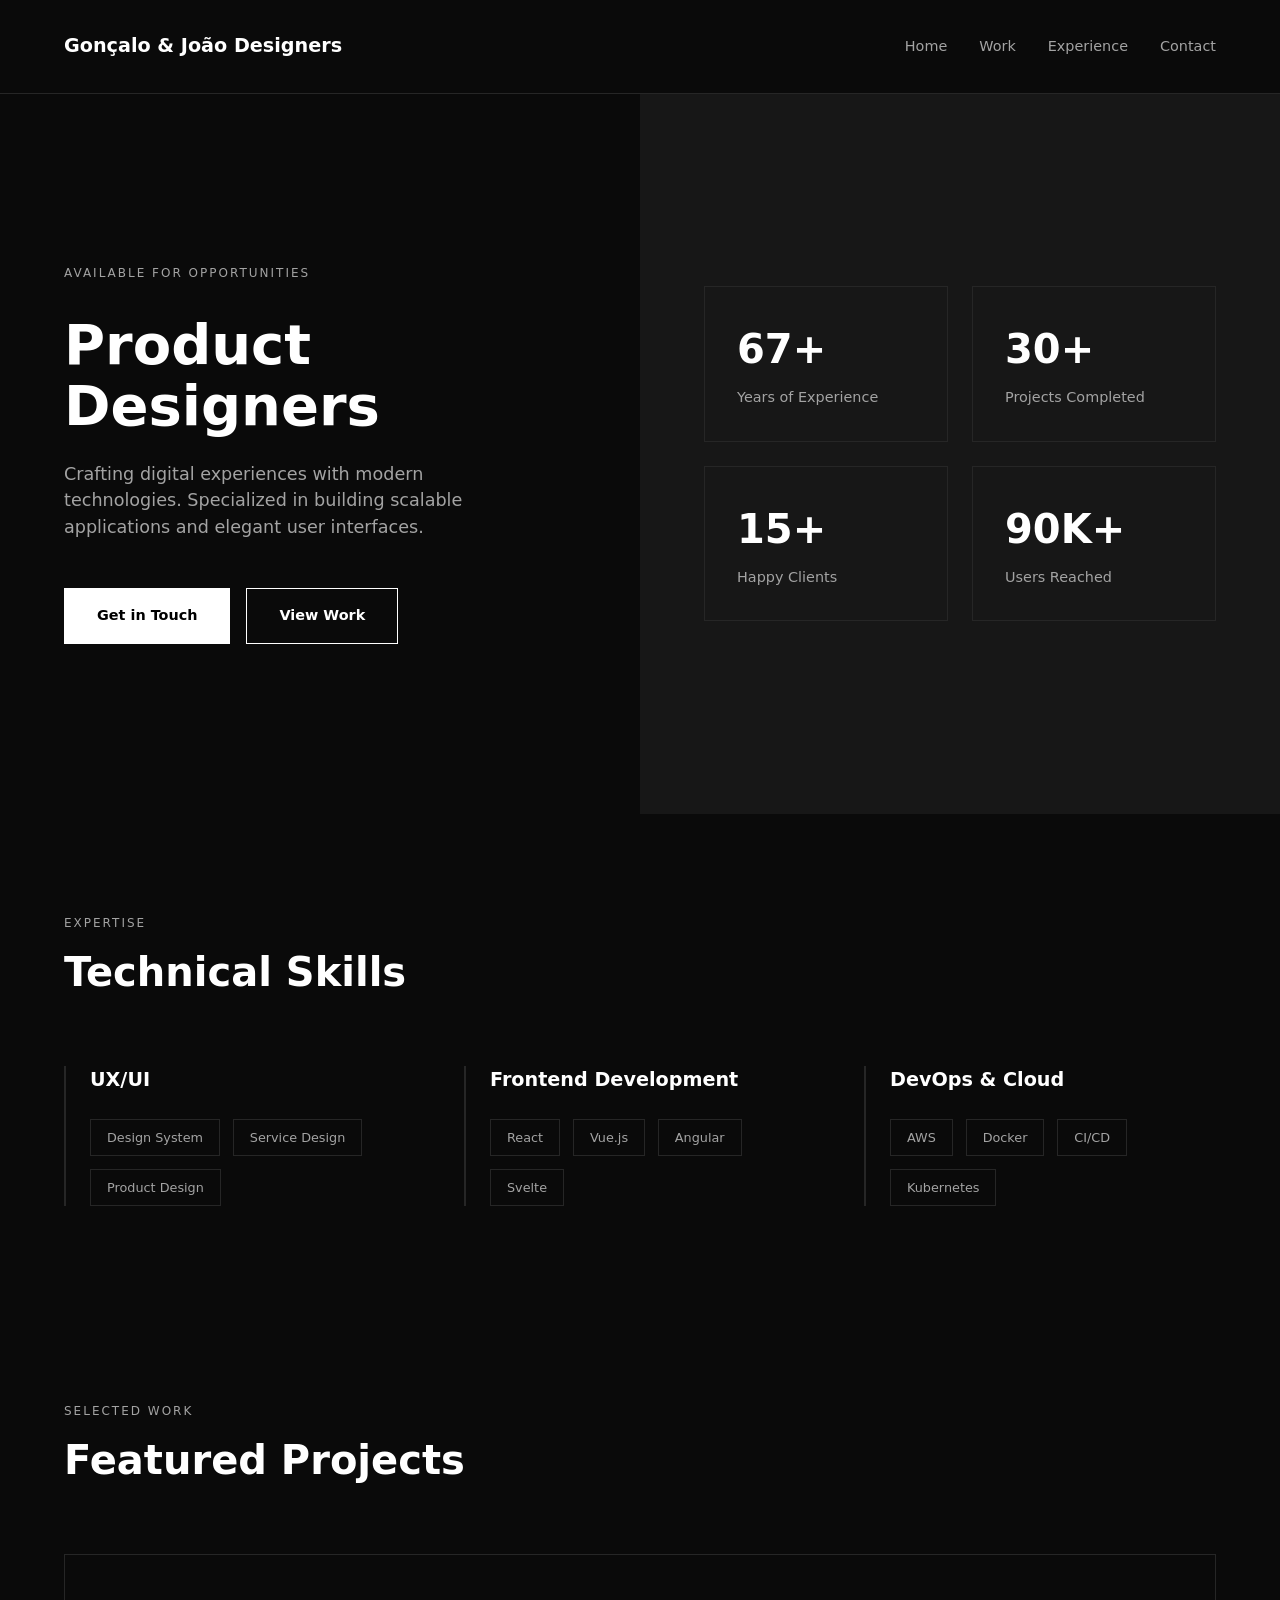
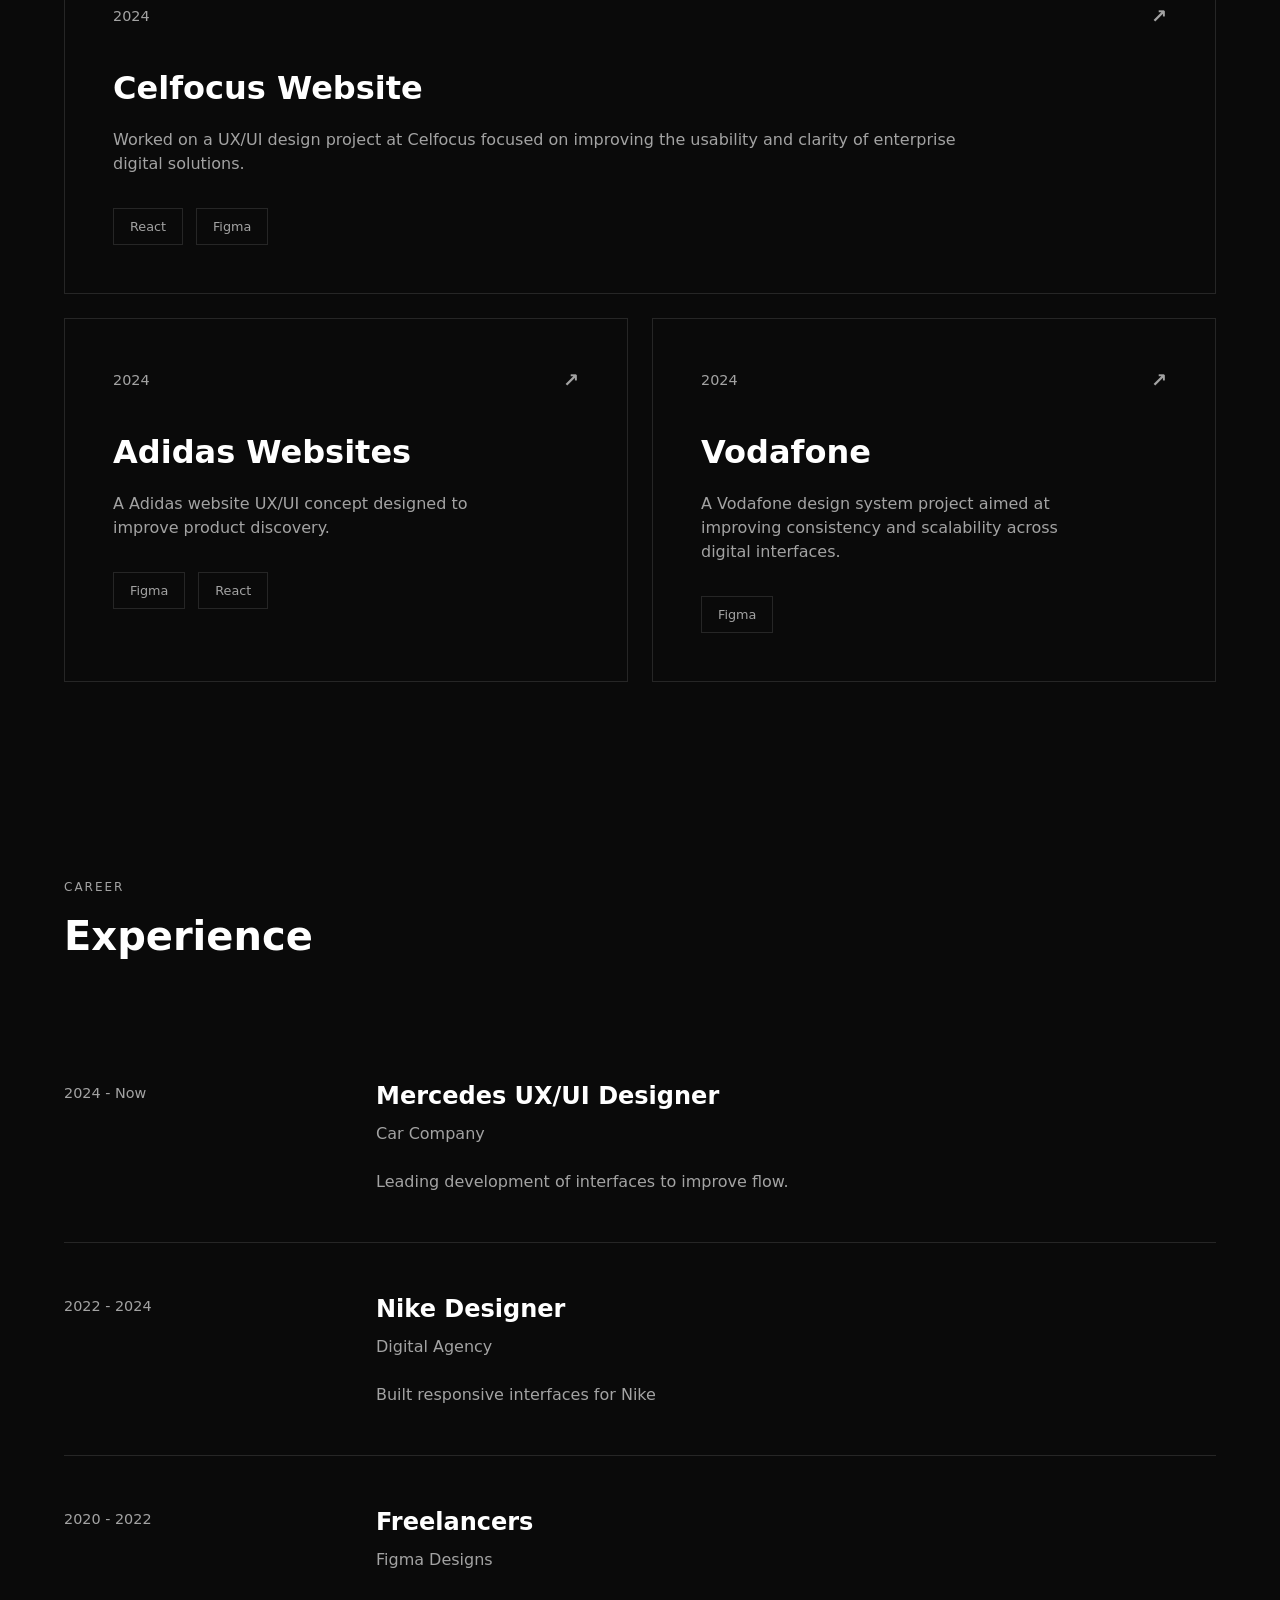
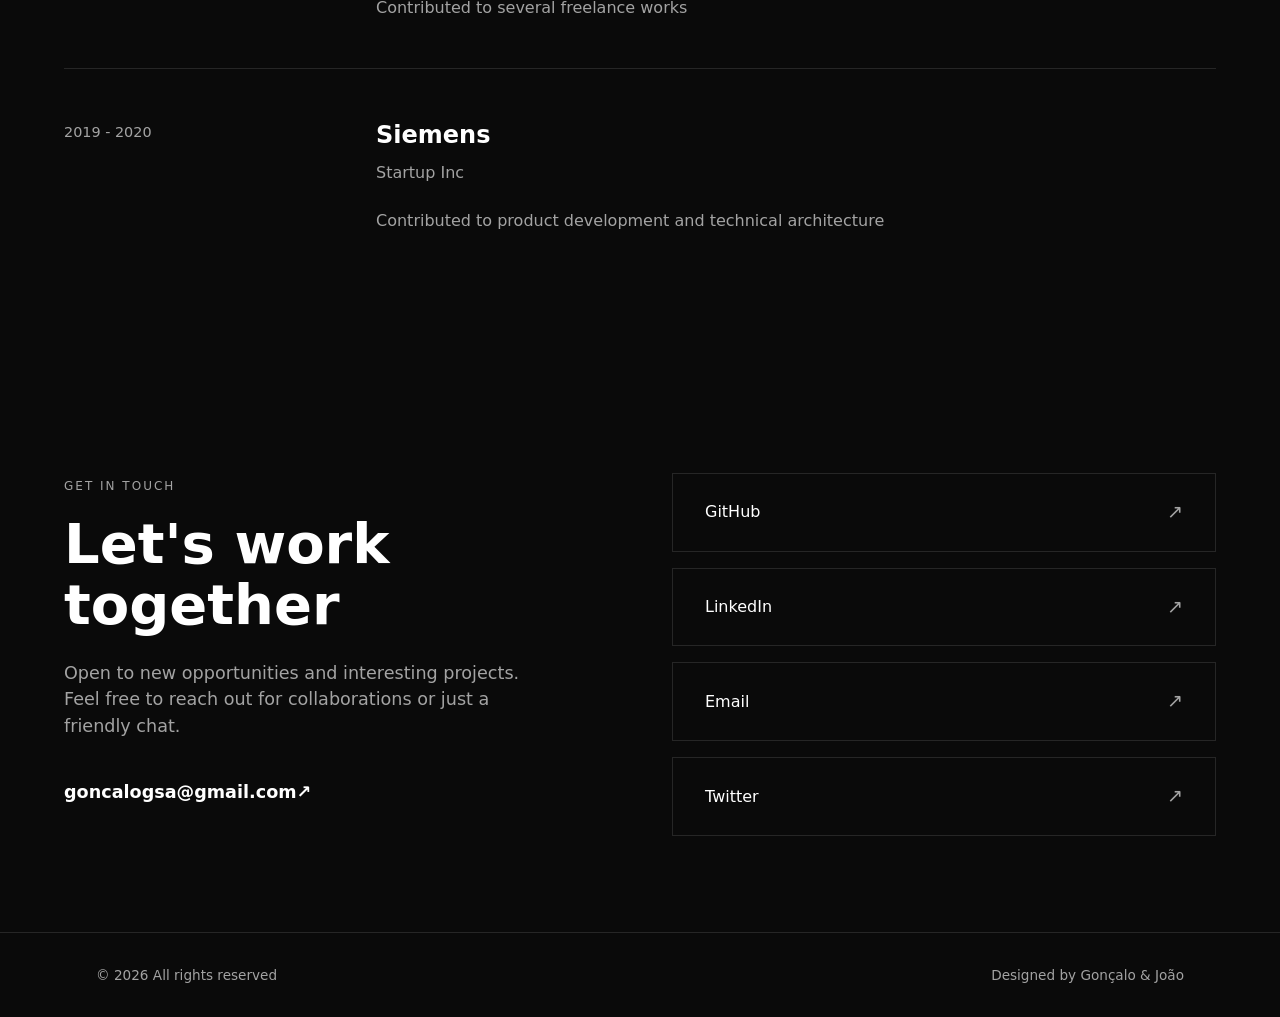
<file: index.html>
<!DOCTYPE html>
<html lang="en">

<head>
    <meta charset="UTF-8">
    <meta name="viewport" content="width=device-width, initial-scale=1.0">
    <title>Portfolio | Creative Technologist</title>
    <link rel="stylesheet" href="assets/css/estilo.min.css">
</head>

<body>

    <main>
<header class="top-bar">
    <div class="logo">Gonçalo & João Designers</div>
    <nav>
        <ul>
            <li><a href="index.html">Home</a></li>
            <li><a href="projects.html">Work</a></li>
            <li><a href="about.html">Experience</a></li>
            <li><a href="contacts.html">Contact</a></li>
        </ul>
    </nav>
</header>
        <section class="hero-split">
            <div class="hero-texto">
                <span class="etiqueta">AVAILABLE FOR OPPORTUNITIES</span>
                <h1>Product Designers</h1>
                <p>Crafting digital experiences with modern technologies. Specialized in building scalable applications
                    and elegant user interfaces.</p>

                <div class="botoes">
                    <a href="contacts.html" class="btn-branco">Get in Touch</a>
                    <a href="projects.html" class="btn-contorno">View Work</a>
                </div>
            </div>

            <div class="hero-stats">
                <div class="cartao">
                    <h2>67+</h2>
                    <p>Years of Experience</p>
                </div>
                <div class="cartao">
                    <h2>30+</h2>
                    <p>Projects Completed</p>
                </div>
                <div class="cartao">
                    <h2>15+</h2>
                    <p>Happy Clients</p>
                </div>
                <div class="cartao">
                    <h2>90K+</h2>
                    <p>Users Reached</p>
                </div>
            </div>
        </section>

        <section class="skills-section container">
            <div class="skills-header">
                <span class="etiqueta">EXPERTISE</span>
                <h2>Technical Skills</h2>
            </div>

            <div class="skills-grid">
                <div class="skill-category">
                    <h3>UX/UI </h3>
                    <div class="skill-tags">
                        <span>Design System</span>
                        <span>Service Design</span>
                        <span>Product Design</span>
                    </div>
                </div>

                <div class="skill-category">
                    <h3>Frontend Development</h3>
                    <div class="skill-tags">
                        <span>React</span>
                        <span>Vue.js</span>
                        <span>Angular</span>
                        <span>Svelte</span>
                    </div>
                </div>

                <div class="skill-category">
                    <h3>DevOps & Cloud </h3>
                    <div class="skill-tags">
                        <span>AWS</span>
                        <span>Docker</span>
                        <span>CI/CD</span>
                        <span>Kubernetes</span>
                    </div>
                </div>
            </div>
        </section>

        <section class="projects-section container">
            <div class="section-header">
                <span class="etiqueta">SELECTED WORK</span>
                <h2>Featured Projects</h2>
            </div>

            <div class="projects-grid">
                <article class="project-card destaque">
                    <div class="project-top">
                        <span class="ano">2024</span>
                        <span class="seta">↗</span>
                    </div>
                    <h3>Celfocus Website</h3>
                    <p>Worked on a UX/UI design project at Celfocus focused on improving the usability and clarity of
                        enterprise digital solutions.</p>
                    <div class="skill-tags">
                        <span>React</span>
                        <span>Figma</span>

                    </div>
                </article>

                <article class="project-card">
                    <div class="project-top">
                        <span class="ano">2024 </span>
                        <span class="seta">↗</span>
                    </div>
                    <h3>Adidas Websites</h3>
                    <p>A Adidas website UX/UI concept designed to improve product discovery.</p>
                    <div class="skill-tags">
                        <span>Figma</span>
                        <span>React</span>
                    </div>
                </article>

                <article class="project-card">
                    <div class="project-top">
                        <span class="ano">2024</span>
                        <span class="seta">↗</span>
                    </div>
                    <h3>Vodafone</h3>
                    <p>A Vodafone design system project aimed at improving consistency and scalability across digital
                        interfaces.</p>
                    <div class="skill-tags">
                        <span>Figma</span>
                    </div>
                </article>
            </div>
        </section>

        <section class="experience-section container">
            <div class="section-header">
                <span class="etiqueta">CAREER</span>
                <h2>Experience</h2>
            </div>

            <div class="experience-list">

                <div class="experience-item">
                    <div class="exp-date">2024 - Now</div>
                    <div class="exp-details">
                        <h3>Mercedes UX/UI Designer</h3>
                        <span class="company">Car Company</span>
                        <p>Leading development of interfaces to improve flow.</p>
                    </div>
                </div>

                <div class="experience-item">
                    <div class="exp-date">2022 - 2024</div>
                    <div class="exp-details">
                        <h3>Nike Designer</h3>
                        <span class="company">Digital Agency</span>
                        <p>Built responsive interfaces for Nike</p>
                    </div>
                </div>

                <div class="experience-item">
                    <div class="exp-date">2020 - 2022</div>
                    <div class="exp-details">
                        <h3>Freelancers</h3>
                        <span class="company">Figma Designs</span>
                        <p>Contributed to several freelance works</p>
                    </div>
                </div>

                <div class="experience-item">
                    <div class="exp-date">2019 - 2020</div>
                    <div class="exp-details">
                        <h3>Siemens</h3>
                        <span class="company">Startup Inc</span>
                        <p>Contributed to product development and technical architecture</p>
                    </div>
                </div>

            </div>
        </section>

        <section class="contact-section container">
            <div class="contact-texto">
                <span class="etiqueta">GET IN TOUCH</span>
                <h2>Let's work<br>together</h2>
                <p>Open to new opportunities and interesting projects. Feel free to reach out for collaborations or just
                    a friendly chat.</p>
                <a href="mailto:goncalogsa@gmail.com" class="email-link">goncalogsa@gmail.com↗</a>
            </div>

            <div class="contact-links">
                <a href="https://github.com" target="_blank" rel="noopener noreferrer" class="caixa-link"
                    aria-label="Visit my GitHub profile">
                    <span>GitHub</span> <span class="seta">↗</span>
                </a>
                <a href="https://linkedin.com" target="_blank" rel="noopener noreferrer" class="caixa-link"
                    aria-label="Visit my LinkedIn profile">
                    <span>LinkedIn</span> <span class="seta">↗</span>
                </a>
                <a href="goncalogsa@gmail.com" class="caixa-link" aria-label="Send me an email">
                    <span>Email</span> <span class="seta">↗</span>
                </a>
                <a href="https://x.com" target="_blank" rel="noopener noreferrer" class="caixa-link" aria-label="Visit my Twitter profile">
                    <span>Twitter</span> <span class="seta">↗</span>
                </a>
            </div>
        </section>
<footer class="site-footer">
    <div class="footer-content">
        <span>&copy; <span id="ano-atual">2026</span> All rights reserved</span>
        <span>Designed by Gonçalo & João</span>
    </div>
</footer>

<script src="assets/js/myscript.min.js"></script>    </main>

</body>

</html>
</file>
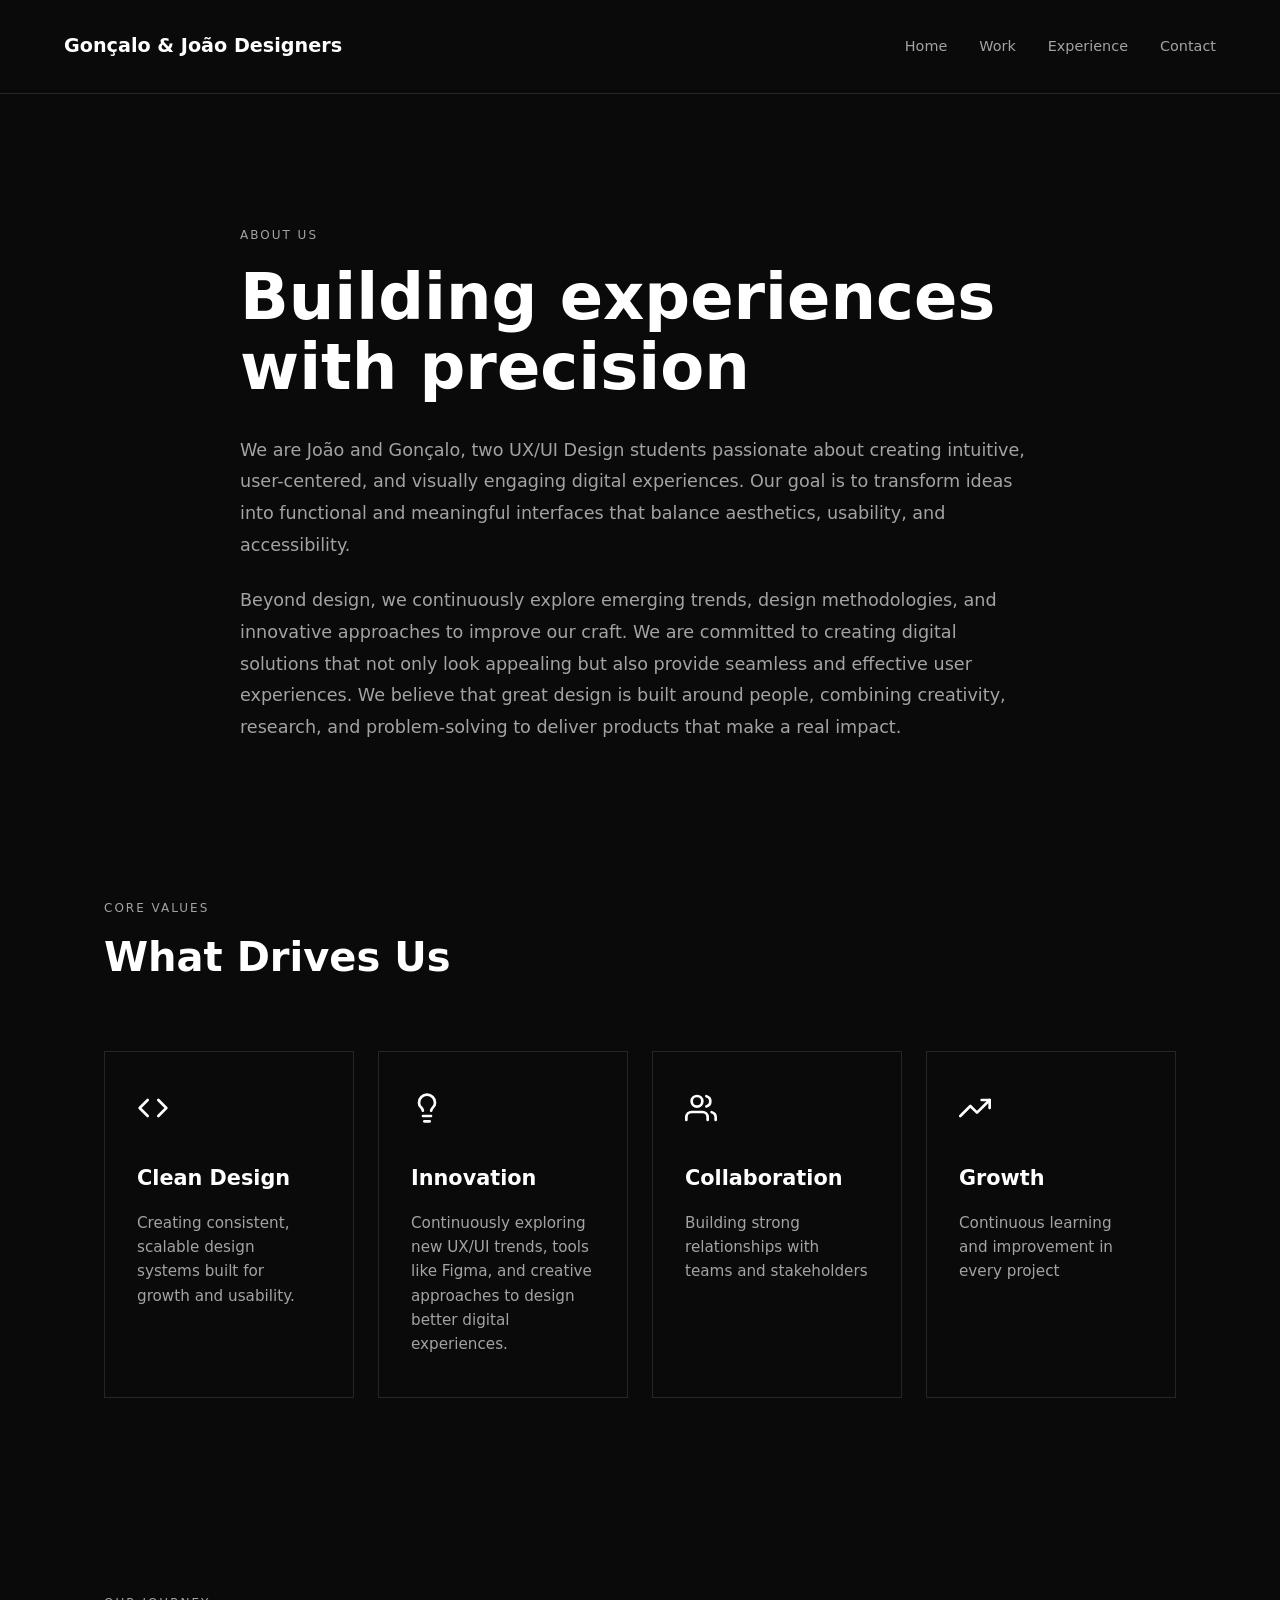
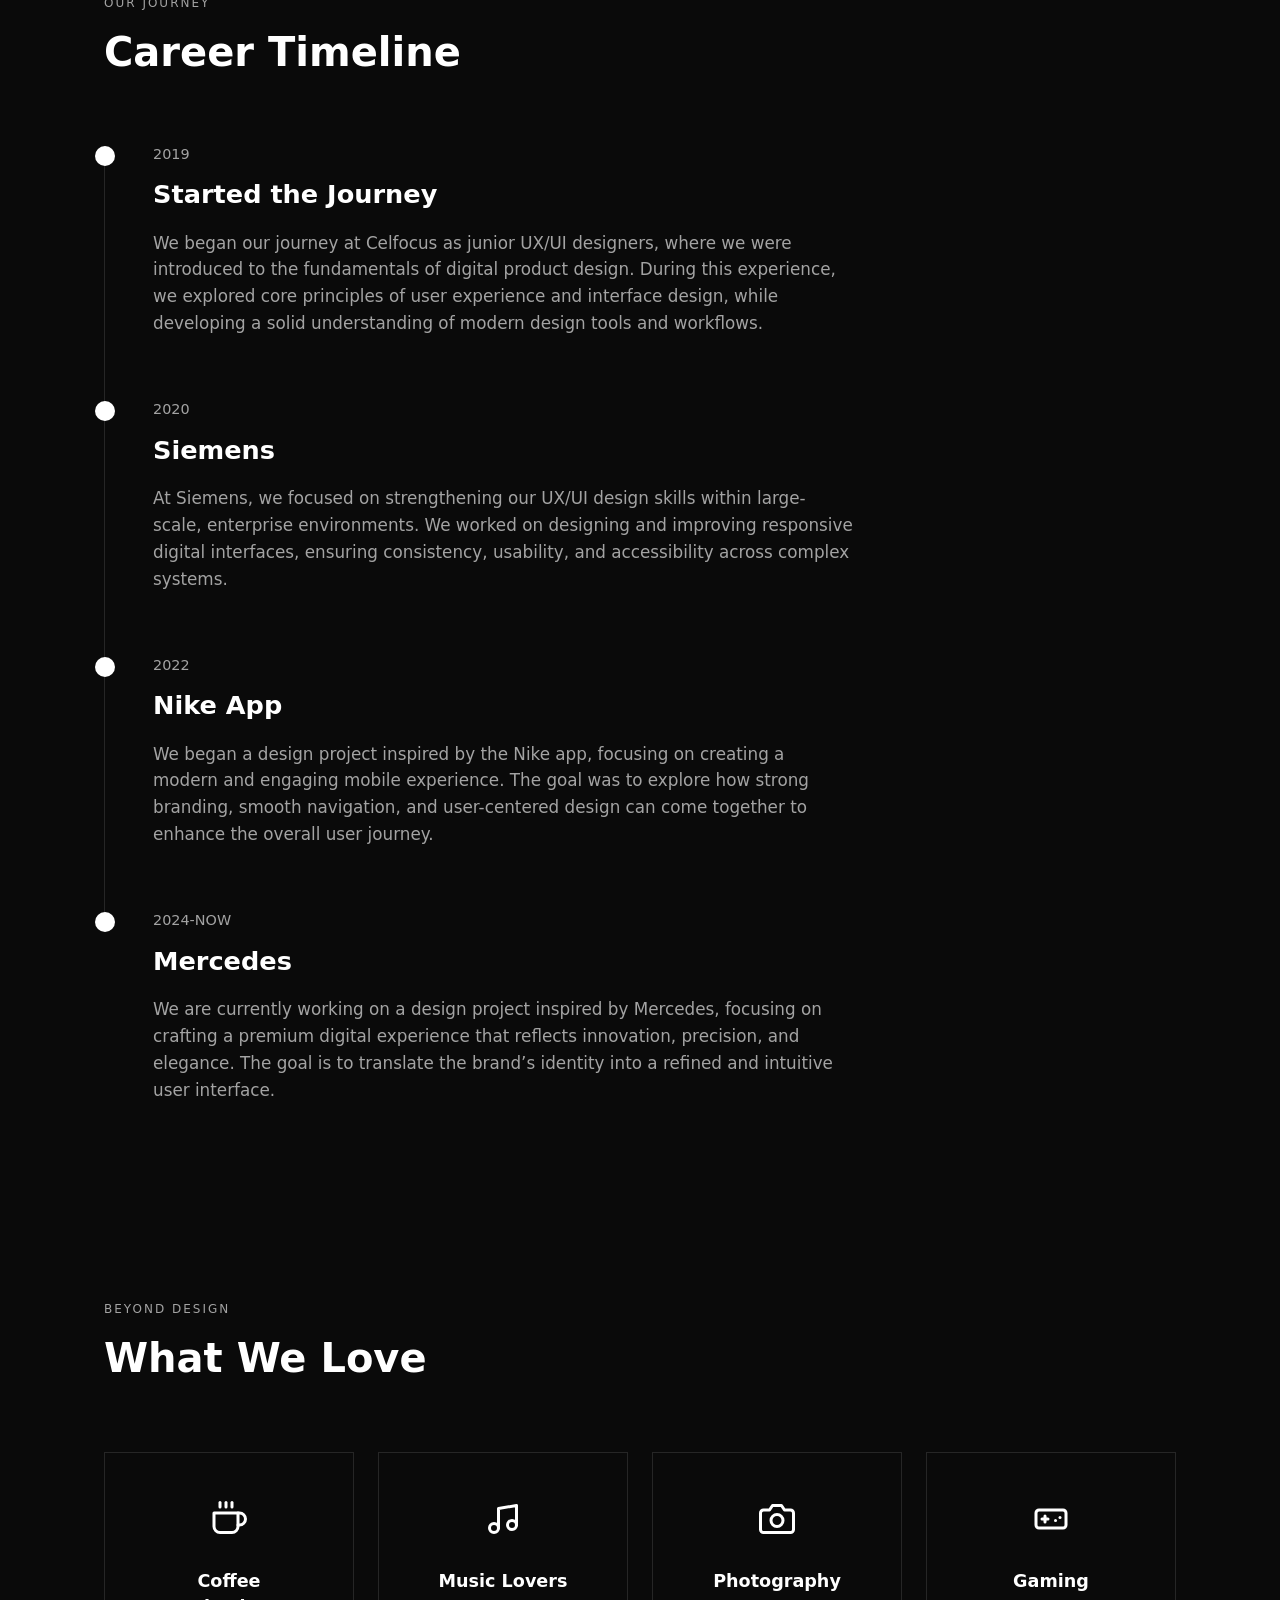
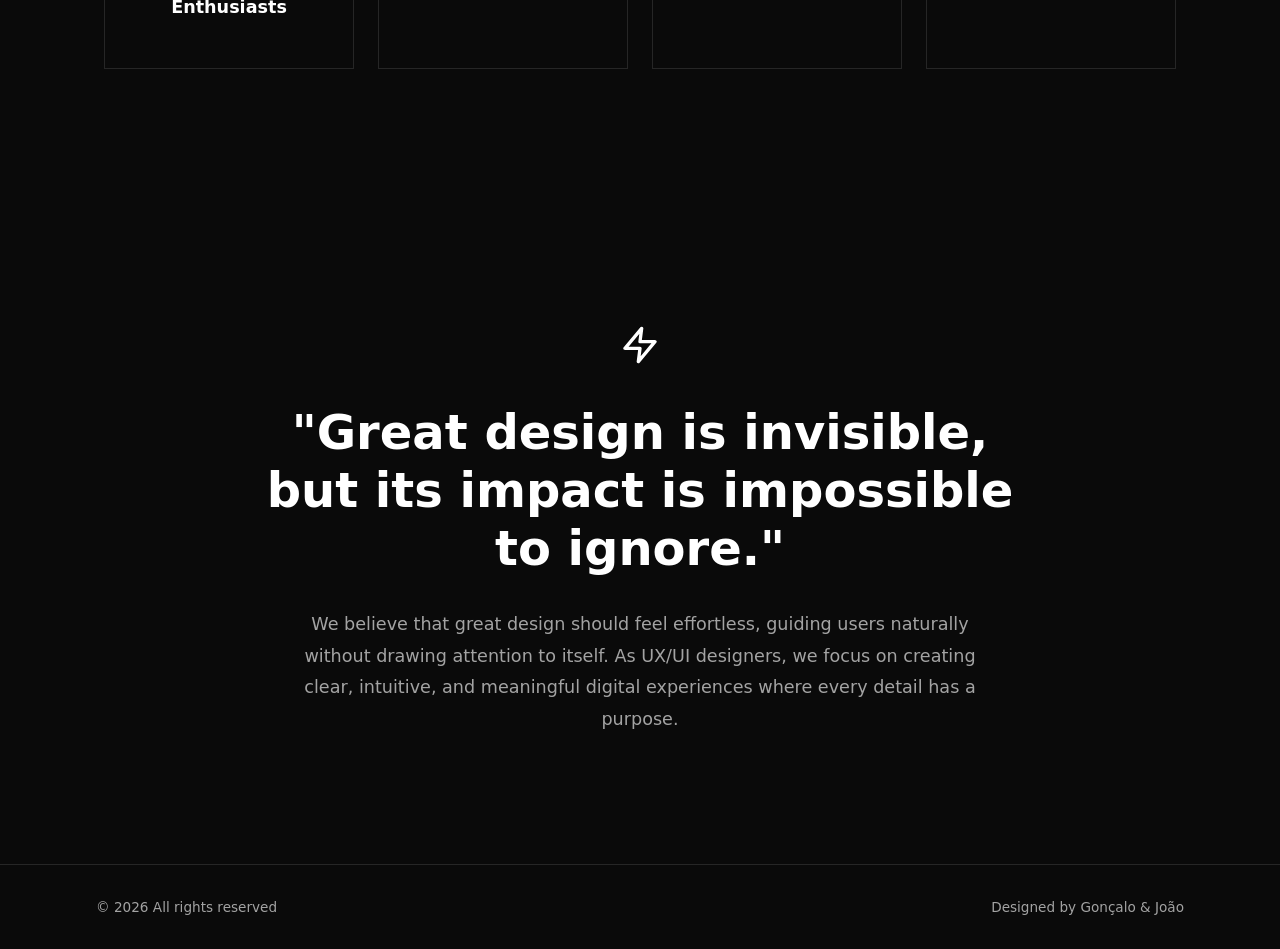
<file: about.html>
<!DOCTYPE html>
<html lang="pt-PT">

<head>
    <meta charset="UTF-8">
    <meta name="viewport" content="width=device-width, initial-scale=1.0">
    <title>About | Creative Technologist</title>
    <link rel="stylesheet" href="assets/css/estilo.min.css">
</head>

<body>

<header class="top-bar">
    <div class="logo">Gonçalo & João Designers</div>
    <nav>
        <ul>
            <li><a href="index.html">Home</a></li>
            <li><a href="projects.html">Work</a></li>
            <li><a href="about.html">Experience</a></li>
            <li><a href="contacts.html">Contact</a></li>
        </ul>
    </nav>
</header>

    <main>
        <section class="about-hero">
            <div class="about-texto">
                <span class="etiqueta">ABOUT US</span>
                <h1>Building experiences<br>with precision</h1>

                <p>We are João and Gonçalo, two UX/UI Design students passionate about creating intuitive,
                    user-centered, and visually engaging digital experiences. Our goal is to transform ideas into
                    functional and meaningful interfaces that balance aesthetics, usability, and accessibility.</p>

                <p>Beyond design, we continuously explore emerging trends, design methodologies, and innovative
                    approaches to improve our craft. We are committed to creating digital solutions that not only look
                    appealing but also provide seamless and effective user experiences.

                    We believe that great design is built around people, combining creativity, research, and
                    problem-solving to deliver products that make a real impact.</p>
            </div>
        </section>
        <section class="values-section">
            <div class="section-header">
                <span class="etiqueta">CORE VALUES</span>
                <h2>What Drives Us</h2>
            </div>

            <div class="values-grid">

                <article class="value-card">
                    <div class="icone">
                        <svg viewBox="0 0 24 24" fill="none" stroke="currentColor" stroke-width="2"
                            stroke-linecap="round" stroke-linejoin="round">
                            <polyline points="16 18 22 12 16 6"></polyline>
                            <polyline points="8 6 2 12 8 18"></polyline>
                        </svg>
                    </div>
                    <h3>Clean Design</h3>
                    <p>Creating consistent, scalable design systems built for growth and usability.
                    </p>
                </article>

                <article class="value-card">
                    <div class="icone">
                        <svg viewBox="0 0 24 24" fill="none" stroke="currentColor" stroke-width="2"
                            stroke-linecap="round" stroke-linejoin="round">
                            <path d="M9 18h6"></path>
                            <path d="M10 22h4"></path>
                            <path
                                d="M15.09 14c.18-.98.65-1.74 1.41-2.5A4.65 4.65 0 0 0 18 8 6 6 0 0 0 6 8c0 1 .23 2.23 1.5 3.5A4.61 4.61 0 0 1 8.91 14">
                            </path>
                        </svg>
                    </div>
                    <h3>Innovation</h3>
                    <p>Continuously exploring new UX/UI trends, tools like Figma, and creative approaches to design
                        better digital experiences.
                    </p>
                </article>

                <article class="value-card">
                    <div class="icone">
                        <svg viewBox="0 0 24 24" fill="none" stroke="currentColor" stroke-width="2"
                            stroke-linecap="round" stroke-linejoin="round">
                            <path d="M17 21v-2a4 4 0 0 0-4-4H5a4 4 0 0 0-4 4v2"></path>
                            <circle cx="9" cy="7" r="4"></circle>
                            <path d="M23 21v-2a4 4 0 0 0-3-3.87"></path>
                            <path d="M16 3.13a4 4 0 0 1 0 7.75"></path>
                        </svg>
                    </div>
                    <h3>Collaboration</h3>
                    <p>Building strong relationships with teams and stakeholders</p>
                </article>

                <article class="value-card">
                    <div class="icone">
                        <svg viewBox="0 0 24 24" fill="none" stroke="currentColor" stroke-width="2"
                            stroke-linecap="round" stroke-linejoin="round">
                            <polyline points="23 6 13.5 15.5 8.5 10.5 1 18"></polyline>
                            <polyline points="17 6 23 6 23 12"></polyline>
                        </svg>
                    </div>
                    <h3>Growth</h3>
                    <p>Continuous learning and improvement in every project</p>
                </article>

            </div>
        </section>

        <section class="timeline-section">
            <div class="section-header">
                <span class="etiqueta">OUR JOURNEY</span>
                <h2>Career Timeline</h2>
            </div>

            <div class="timeline">
                <article class="timeline-item">
                    <span class="ano">2019</span>
                    <h3>Started the Journey</h3>
                    <p>We began our journey at Celfocus as junior UX/UI designers, where we were introduced to the
                        fundamentals of digital product design. During this experience, we explored core principles of
                        user experience and interface design, while developing a solid understanding of modern design
                        tools and workflows.</p>
                </article>

                <article class="timeline-item">
                    <span class="ano">2020</span>
                    <h3>Siemens</h3>
                    <p> At Siemens, we focused on strengthening our UX/UI design skills within large-scale, enterprise
                        environments. We worked on designing and improving responsive digital interfaces, ensuring
                        consistency, usability, and accessibility across complex systems.
                    </p>
                </article>

                <article class="timeline-item">
                    <span class="ano">2022</span>
                    <h3>Nike App</h3>
                    <p>We began a design project inspired by the Nike app, focusing on creating a modern and engaging
                        mobile experience. The goal was to explore how strong branding, smooth navigation, and
                        user-centered design can come together to enhance the overall user journey.</p>
                </article>

                <article class="timeline-item">
                    <span class="ano">2024-NOW</span>
                    <h3>Mercedes</h3>
                    <p>We are currently working on a design project inspired by Mercedes, focusing on crafting a premium
                        digital experience that reflects innovation, precision, and elegance. The goal is to translate
                        the brand’s identity into a refined and intuitive user interface.</p>
                </article>
            </div>
        </section>

        <section class="hobbies-section">
            <div class="section-header">
                <span class="etiqueta">BEYOND DESIGN</span>
                <h2>What We Love</h2>
            </div>

            <div class="hobbies-grid">

                <article class="hobby-card">
                    <div class="icone">
                        <svg viewBox="0 0 24 24" fill="none" stroke="currentColor" stroke-width="2"
                            stroke-linecap="round" stroke-linejoin="round">
                            <path d="M18 8h1a4 4 0 0 1 0 8h-1"></path>
                            <path d="M2 8h16v9a4 4 0 0 1-4 4H6a4 4 0 0 1-4-4V8z"></path>
                            <line x1="6" y1="1" x2="6" y2="4"></line>
                            <line x1="10" y1="1" x2="10" y2="4"></line>
                            <line x1="14" y1="1" x2="14" y2="4"></line>
                        </svg>
                    </div>
                    <h3>Coffee Enthusiasts</h3>
                </article>

                <article class="hobby-card">
                    <div class="icone">
                        <svg viewBox="0 0 24 24" fill="none" stroke="currentColor" stroke-width="2"
                            stroke-linecap="round" stroke-linejoin="round">
                            <path d="M9 18V5l12-2v13"></path>
                            <circle cx="6" cy="18" r="3"></circle>
                            <circle cx="18" cy="16" r="3"></circle>
                        </svg>
                    </div>
                    <h3>Music Lovers</h3>
                </article>

                <article class="hobby-card">
                    <div class="icone">
                        <svg viewBox="0 0 24 24" fill="none" stroke="currentColor" stroke-width="2"
                            stroke-linecap="round" stroke-linejoin="round">
                            <path d="M23 19a2 2 0 0 1-2 2H3a2 2 0 0 1-2-2V8a2 2 0 0 1 2-2h4l2-3h6l2 3h4a2 2 0 0 1 2 2z">
                            </path>
                            <circle cx="12" cy="13" r="4"></circle>
                        </svg>
                    </div>
                    <h3>Photography</h3>
                </article>

                <article class="hobby-card">
                    <div class="icone">
                        <svg aria-hidden="true" viewBox="0 0 24 24" fill="none" stroke="currentColor" stroke-width="2"
                            stroke-linecap="round" stroke-linejoin="round">
                            <rect x="2" y="6" width="20" height="12" rx="2"></rect>
                            <line x1="6" y1="12" x2="10" y2="12"></line>
                            <line x1="8" y1="10" x2="8" y2="14"></line>
                            <line x1="15" y1="13" x2="15.01" y2="13"></line>
                            <line x1="18" y1="11" x2="18.01" y2="11"></line>
                        </svg>
                    </div>
                    <h3>Gaming</h3>
                </article>

            </div>
        </section>

        <section class="quote-section">
            <div class="quote-container">

                <div class="quote-icone">
                    <svg viewBox="0 0 24 24" fill="none" stroke="currentColor" stroke-width="2" stroke-linecap="round"
                        stroke-linejoin="round">
                        <polygon points="13 2 3 14 12 14 11 22 21 10 12 10 13 2"></polygon>
                    </svg>
                </div>

                <blockquote>
                    "Great design is invisible, but its impact is impossible to ignore."
                </blockquote>

                <p>We believe that great design should feel effortless, guiding users naturally without drawing
                    attention to itself. As UX/UI designers, we focus on creating clear, intuitive, and meaningful
                    digital experiences where every detail has a purpose.</p>

            </div>
        </section>

<footer class="site-footer">
    <div class="footer-content">
        <span>&copy; <span id="ano-atual">2026</span> All rights reserved</span>
        <span>Designed by Gonçalo & João</span>
    </div>
</footer>

<script src="assets/js/myscript.min.js"></script>    </main>



</body>

</html>
</file>
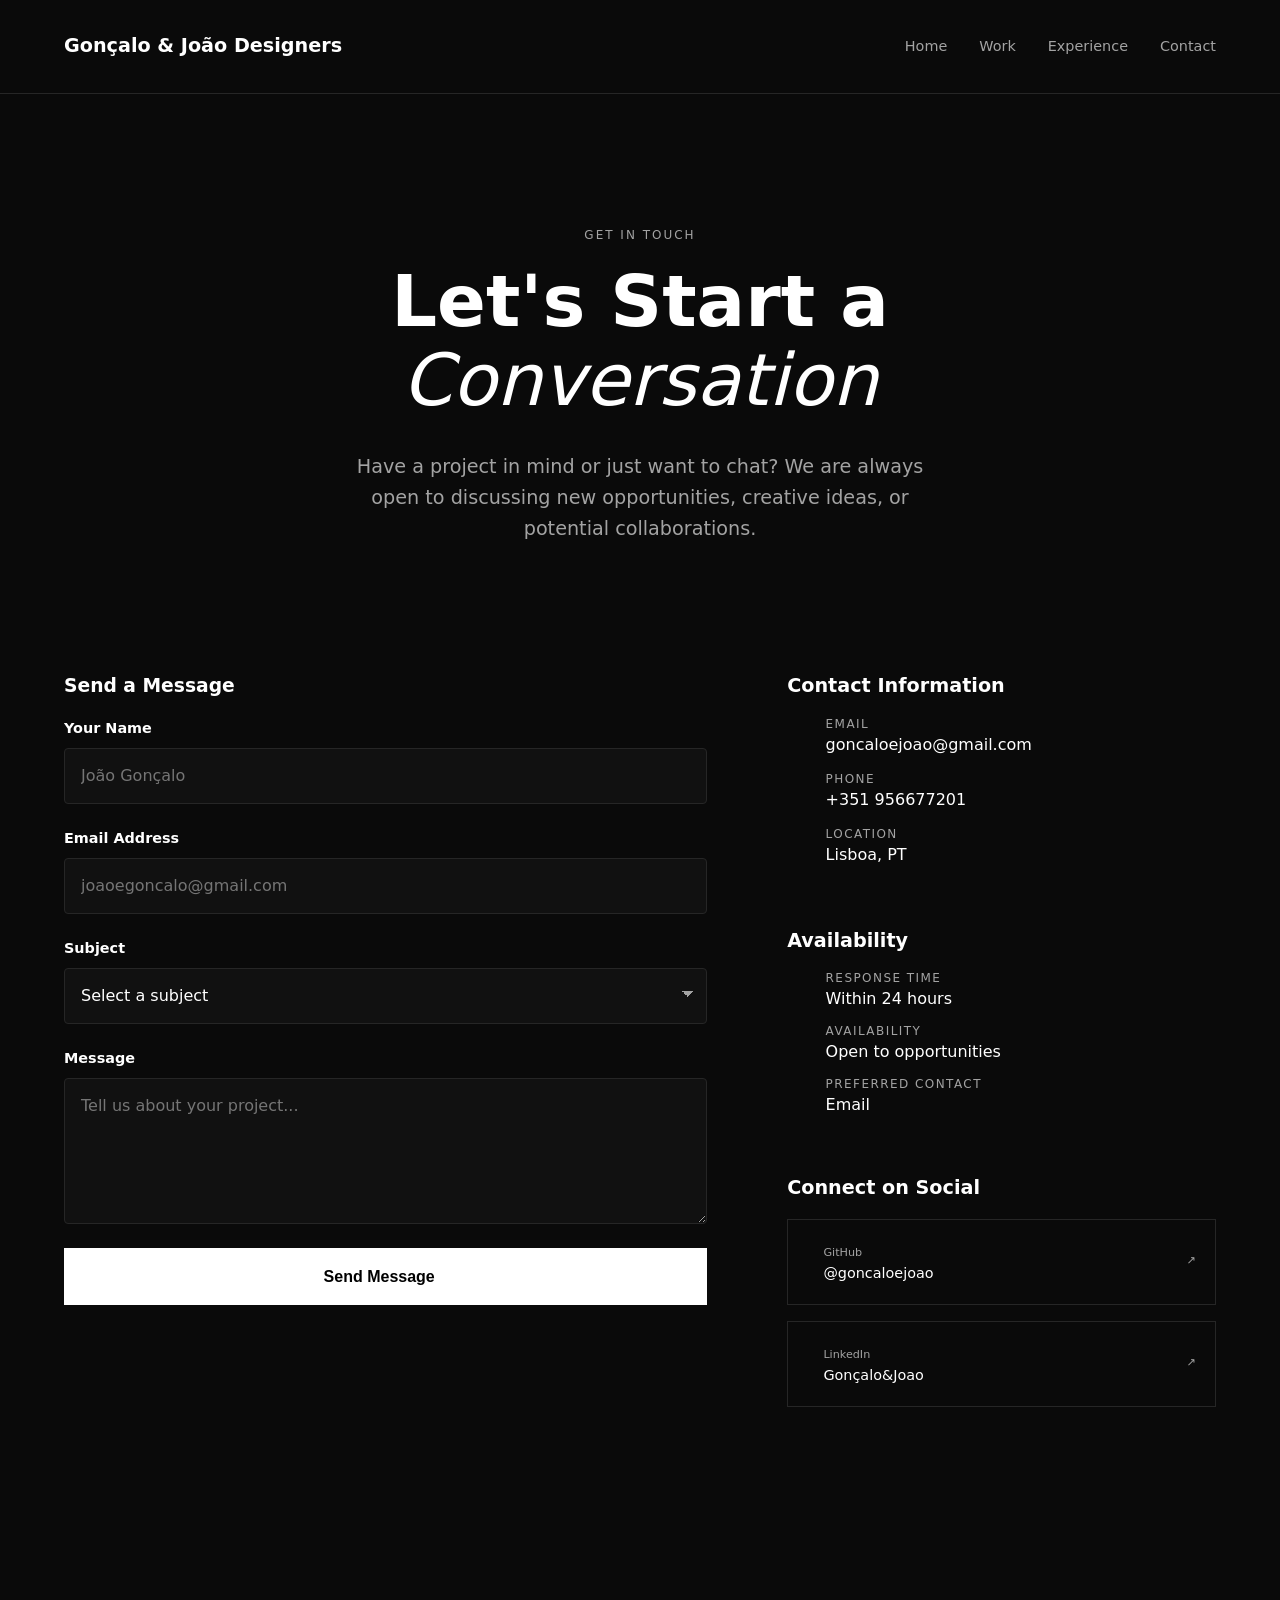
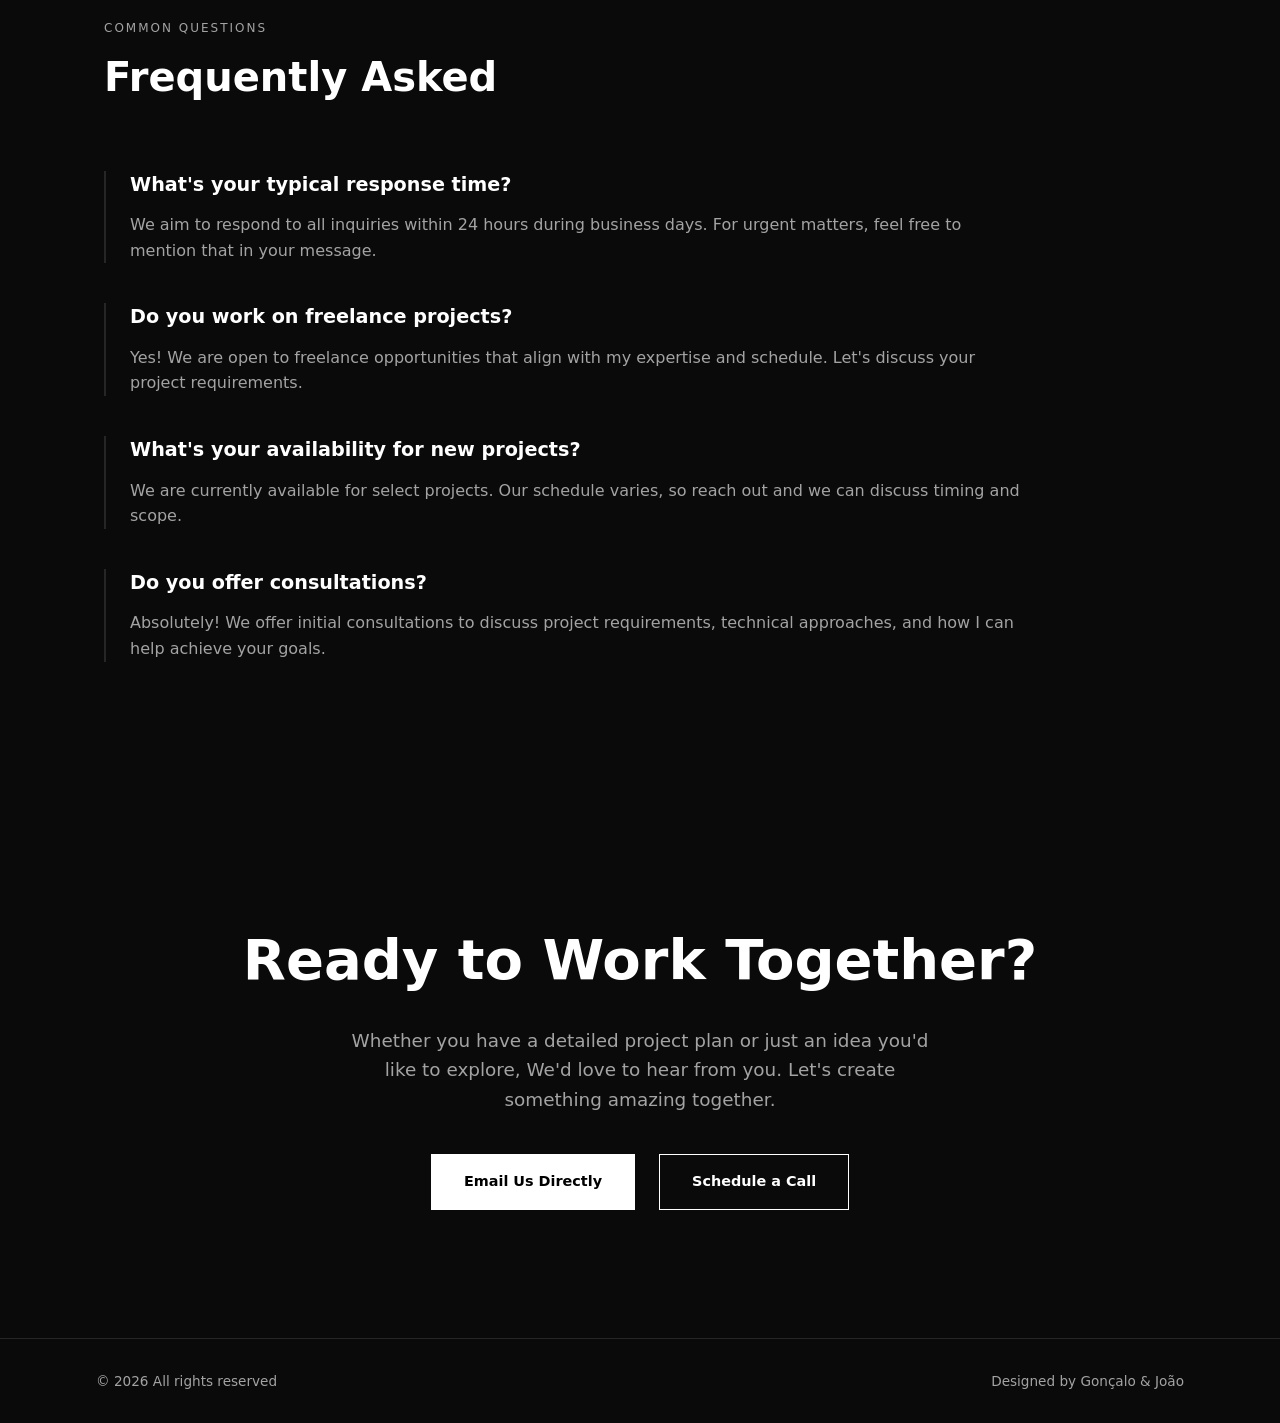
<file: contacts.html>
<!DOCTYPE html>
<html lang="pt-PT">

<head>
    <meta charset="UTF-8">
    <meta name="viewport" content="width=device-width, initial-scale=1.0">
    <title>Contactos | Nome do Grupo</title>
    <link rel="stylesheet" href="assets/css/estilo.min.css">
</head>

<body>
<header class="top-bar">
    <div class="logo">Gonçalo & João Designers</div>
    <nav>
        <ul>
            <li><a href="index.html">Home</a></li>
            <li><a href="projects.html">Work</a></li>
            <li><a href="about.html">Experience</a></li>
            <li><a href="contacts.html">Contact</a></li>
        </ul>
    </nav>
</header>
    <main>
    <section class="contact-hero">
        <div class="contact-hero-texto">
            <span class="etiqueta">GET IN TOUCH</span>
            <h1>Let's Start a <em>Conversation</em></h1>
            <p>Have a project in mind or just want to chat? We are always open to discussing new opportunities, creative ideas, or potential collaborations.</p>
        </div>
    </section>
<section class="contact-form-section">
            <div class="contact-container">
                
                <div class="message-column">
                    <h3>Send a Message</h3>
                    <form action="#" class="main-form">
                        <div class="form-group">
                            <label for="name">Your Name</label>
                            <input type="text" id="name" placeholder="João Gonçalo" required>
                        </div>
                        
                        <div class="form-group">
                            <label for="email">Email Address</label>
                            <input type="email" id="email" placeholder="joaoegoncalo@gmail.com" required>
                        </div>

                        <div class="form-group">
                            <label for="subject">Subject</label>
                            <select id="subject">
                                <option value="" disabled selected>Select a subject</option>
                                <option value="project">New Project</option>
                                <option value="collaboration">Collaboration</option>
                                <option value="other">Other</option>
                            </select>
                        </div>

                        <div class="form-group">
                            <label for="message">Message</label>
                            <textarea id="message" rows="5" placeholder="Tell us about your project..."></textarea>
                        </div>

                        <button type="submit" class="btn-submit">
                            Send Message <i class="fa-regular fa-paper-plane"></i>
                        </button>
                    </form>
                </div>

                <div class="info-column">
                    <div class="info-block">
                        <h3>Contact Information</h3>
                        <div class="info-item">
                            <i class="fa-regular fa-envelope"></i>
                            <div>
                                <span>Email</span>
                                <p>goncaloejoao@gmail.com</p>
                            </div>
                        </div>
                        <div class="info-item">
                            <i class="fa-solid fa-phone"></i>
                            <div>
                                <span>Phone</span>
                                <p>+351 956677201</p>
                            </div>
                        </div>
                        <div class="info-item">
                            <i class="fa-solid fa-location-dot"></i>
                            <div>
                                <span>Location</span>
                                <p>Lisboa, PT</p>
                            </div>
                        </div>
                    </div>

                    <div class="availability-block">
                        <h3>Availability</h3>

                        <div class="info-item">
                            <i class="fa-regular fa-clock"></i>
                            <div>
                                <span>Response Time</span>
                                <p>Within 24 hours</p>
                            </div>
                        </div>

                        <div class="info-item">
                            <i class="fa-regular fa-calendar-check"></i>
                            <div>
                                <span>Availability</span>
                                <p>Open to opportunities</p>
                            </div>
                        </div>

                        <div class="info-item">
                            <i class="fa-regular fa-comments"></i>
                            <div>
                                <span>Preferred Contact</span>
                                <p>Email</p>
                            </div>
                        </div>
                    </div>

                    <div class="social-block">
                        <h3>Connect on Social</h3>
                        <div class="social-mini-grid">
                            <a href="https://github.com/goncalogsa-lgtm/goncalo-joao" class="social-mini-card">
                                <i class="fa-brands fa-github"></i>
                                <div>
                                    <span>GitHub</span>
                                    <p>@goncaloejoao</p>
                                </div>
                                <span class="mini-seta">↗</span>
                            </a>
                            <a href="https://www.linkedin.com/in/gon%C3%A7alo-almeida-439967225/" class="social-mini-card">
                                <i class="fa-brands fa-linkedin"></i>
                                <div>
                                    <span>LinkedIn</span>
                                    <p>Gonçalo&Joao</p>
                                </div>
                                <span class="mini-seta">↗</span>
                            </a>
                        </div>
                    </div>
                </div>

            </div>
        </section>

        <section class="faq-section">
            <div class="section-header">
                <span class="etiqueta">COMMON QUESTIONS</span>
                <h2>Frequently Asked</h2>
            </div>

            <div class="faq-list">
                
                <article class="faq-item">
                    <h3>What's your typical response time?</h3>
                    <p>We aim to respond to all inquiries within 24 hours during business days. For urgent matters, feel free to mention that in your message.</p>
                </article>

                <article class="faq-item">
                    <h3>Do you work on freelance projects?</h3>
                    <p>Yes! We are open to freelance opportunities that align with my expertise and schedule. Let's discuss your project requirements.</p>
                </article>

                <article class="faq-item">
                    <h3>What's your availability for new projects?</h3>
                    <p>We are currently available for select projects. Our schedule varies, so reach out and we can discuss timing and scope.</p>
                </article>

                <article class="faq-item">
                    <h3>Do you offer consultations?</h3>
                    <p>Absolutely! We offer initial consultations to discuss project requirements, technical approaches, and how I can help achieve your goals.</p>
                </article>

            </div>
        </section>

        <section class="cta-section">
            <div class="cta-container">
                <h2>Ready to Work Together?</h2>
                <p>Whether you have a detailed project plan or just an idea you'd like to explore, We'd love to hear from you. Let's create something amazing together.</p>
                
                <div class="botoes-cta">
                    <a href="mailto:your.email@example.com" class="btn-branco">Email Us Directly</a>
                    <a href="#" class="btn-contorno">Schedule a Call</a>
                </div>
            </div>
        </section>

</main>

<footer class="site-footer">
    <div class="footer-content">
        <span>&copy; <span id="ano-atual">2026</span> All rights reserved</span>
        <span>Designed by Gonçalo & João</span>
    </div>
</footer>

<script src="assets/js/myscript.min.js"></script>
</body>

</html>
</file>
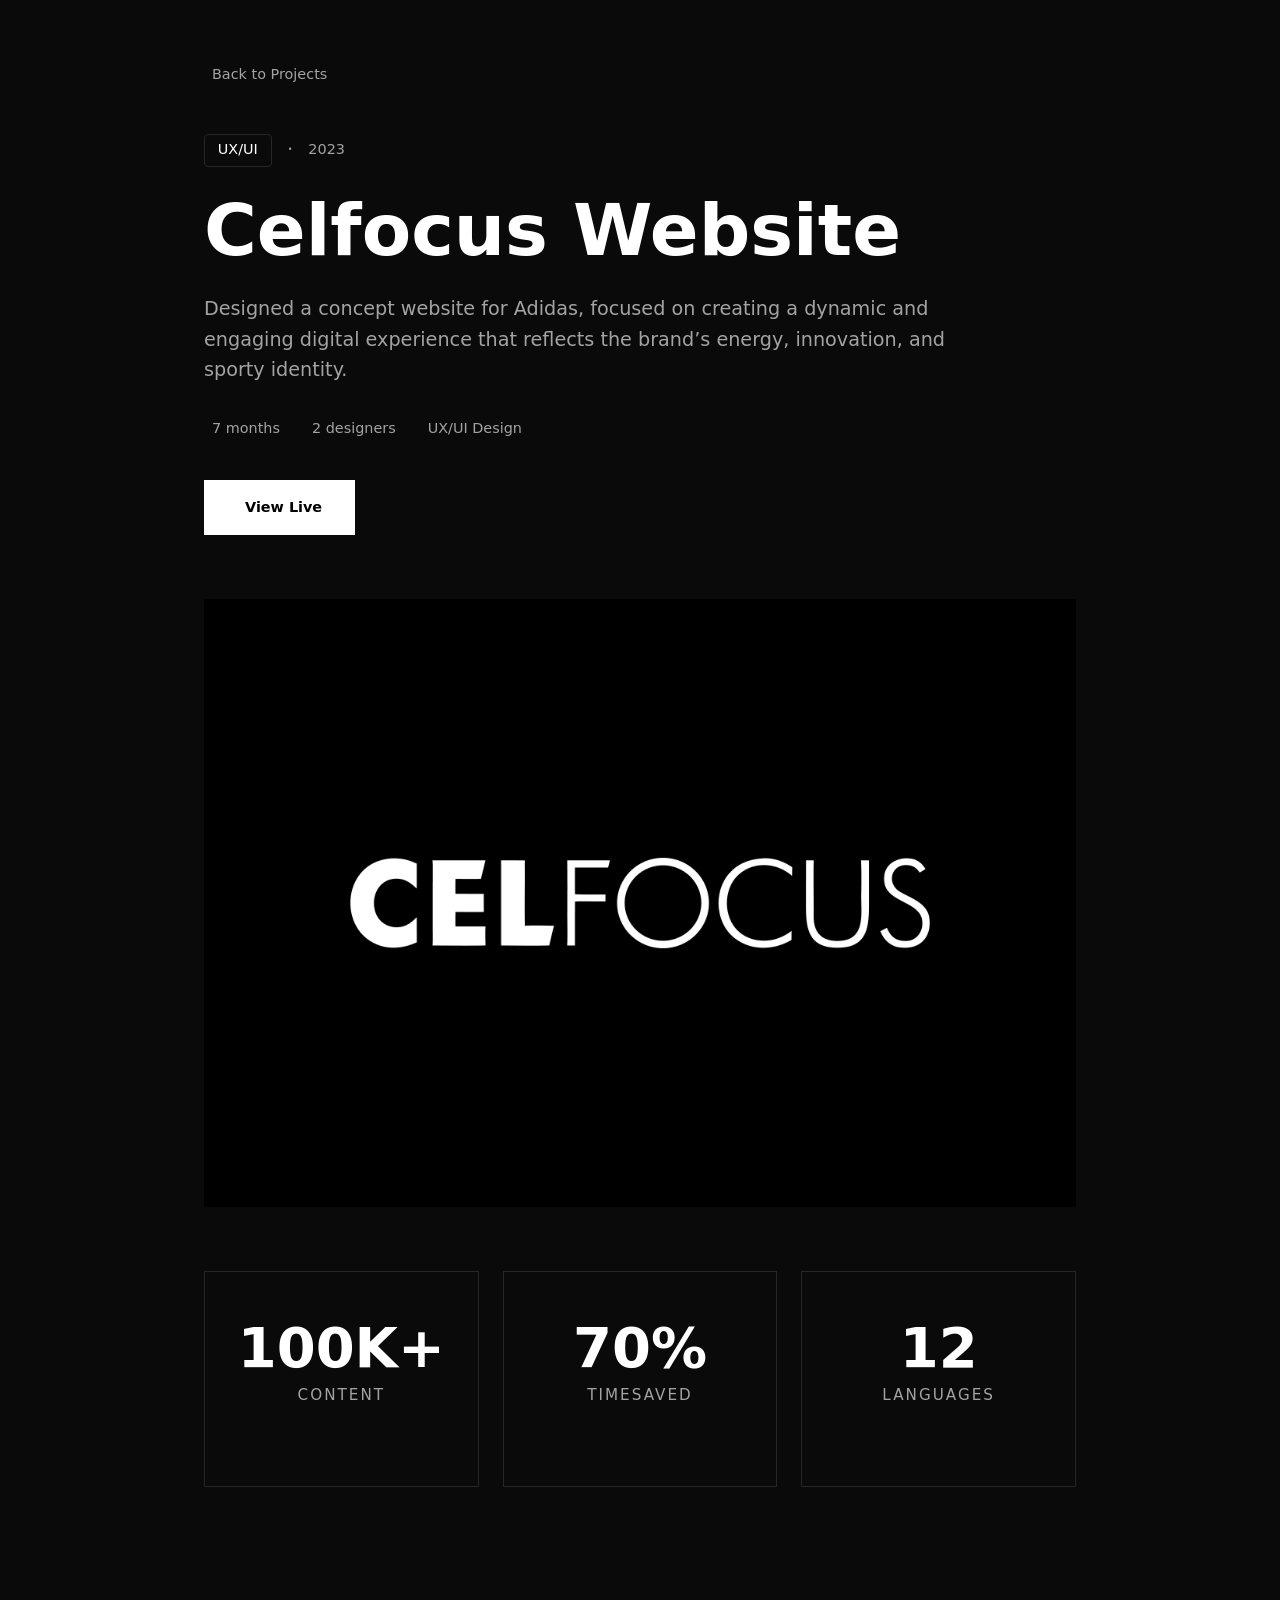
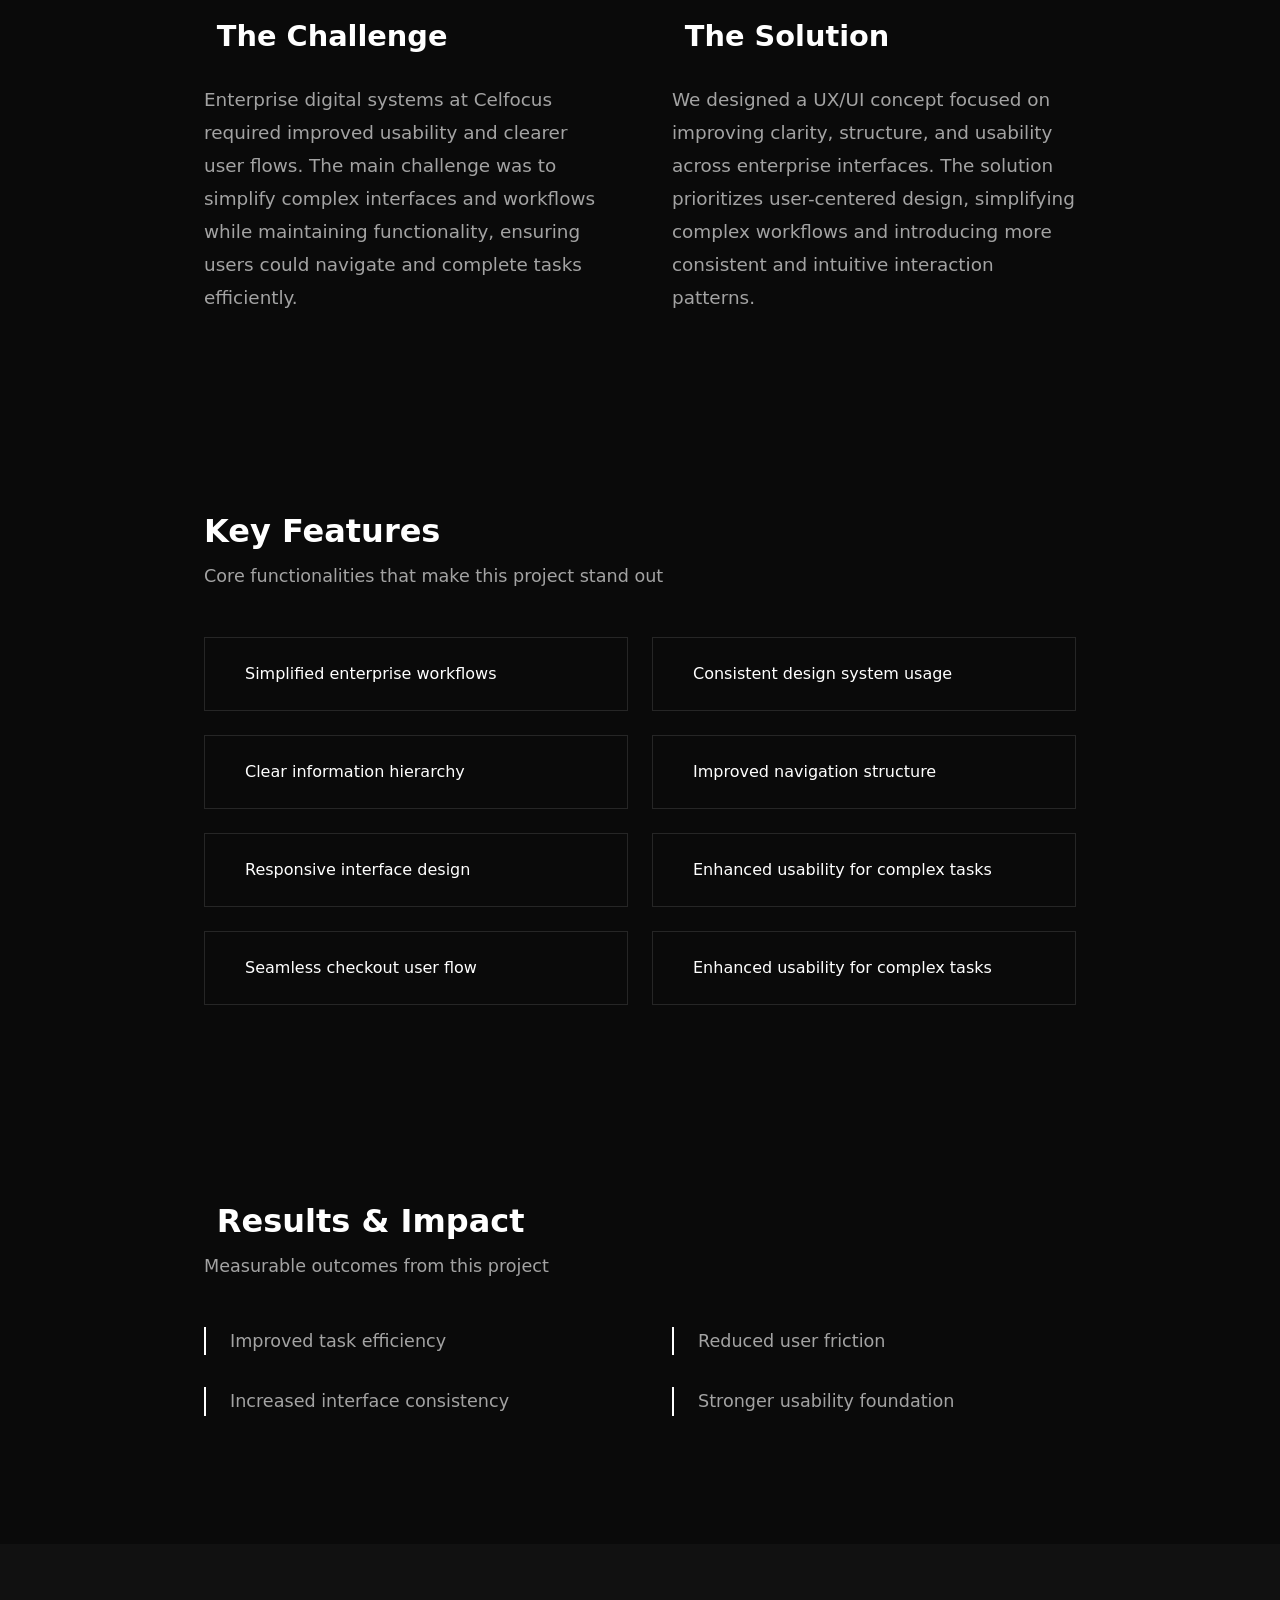
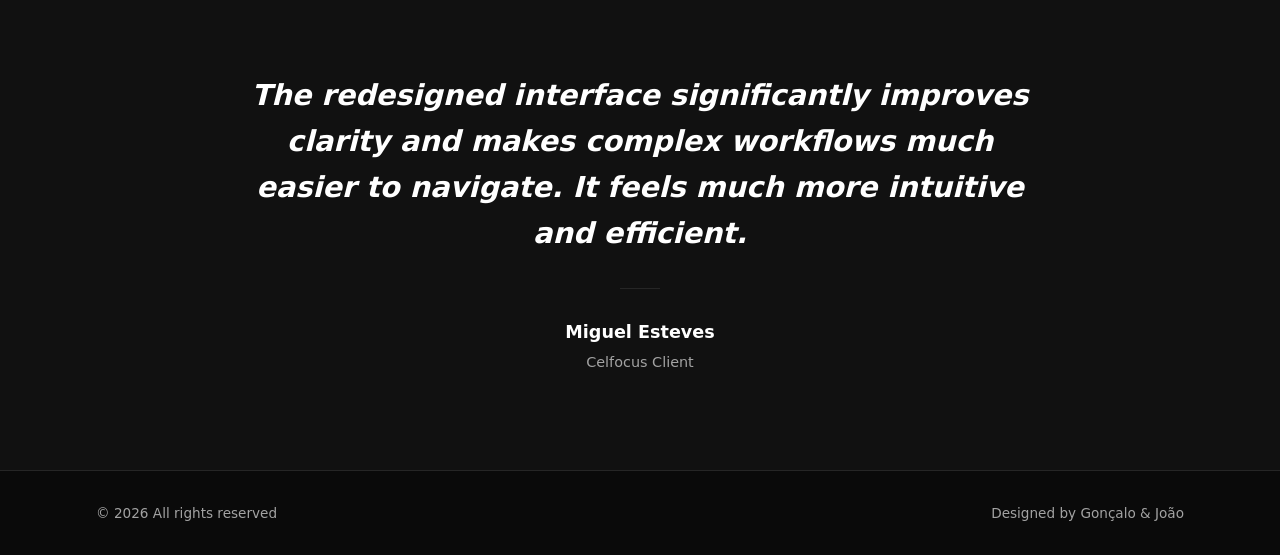
<file: project-celfocus.html>
<!DOCTYPE html>
<html lang="pt-PT">

<head>
    <meta charset="UTF-8">
    <meta name="viewport" content="width=device-width, initial-scale=1.0">
    <title>Project Details | Creative Technologist</title>
    <link rel="stylesheet" href="assets/css/estilo.min.css">
</head>

<body>

    <main>
        <section class="project-detail-hero">

            <a href="projects.html" class="back-link">
                <i class="fa-solid fa-arrow-left"></i> Back to Projects
            </a>

            <div class="project-meta-top">
                <span class="badge-outline">UX/UI</span>
                <span class="dot-separator">•</span>
                <span class="year">2023</span>
            </div>

            <h1>Celfocus Website</h1>

            <p class="project-description">Designed a concept website for Adidas, focused on creating a dynamic and
                engaging digital
                experience that reflects the brand’s energy, innovation, and sporty identity.</p>

            <div class="project-meta-bottom">
                <span><i class="fa-regular fa-calendar"></i> 7 months</span>
                <span><i class="fa-solid fa-users"></i> 2 designers</span>
                <span><i class="fa-solid fa-award"></i> UX/UI Design</span>
            </div>

            <div class="project-actions">
                <a href="https://www.celfocus.com/" class="btn-branco">
                    <i class="fa-solid fa-arrow-up-right-from-square"></i> View Live
                </a>
            </div>

            <div class="project-hero-image">
                <img src="assets/img/celfocuslogo.png"
                    alt="Celfocus logo in a black background" class="capa-detalhe">
            </div>

        </section>

        <section class="project-results-section">
            <div class="project-stats-grid">

                <div class="stat-box">
                    <span class="numero">100K+</span>
                    <span class="etiqueta">CONTENT</span>
                </div>

                <div class="stat-box">
                    <span class="numero">70%</span>
                    <span class="etiqueta">TIMESAVED</span>
                </div>

                <div class="stat-box">
                    <span class="numero">12</span>
                    <span class="etiqueta">LANGUAGES</span>
                </div>

            </div>
        </section>

        <section class="project-challenge-solution">
            <div class="challenge-solution-grid">

                <div class="text-block">
                    <h3><i class="fa-solid fa-bullseye"></i> The Challenge</h3>
                    <p>Enterprise digital systems at Celfocus required improved usability and clearer user flows. The
                        main challenge was to simplify complex interfaces and workflows while maintaining functionality,
                        ensuring users could navigate and complete tasks efficiently.</p>
                </div>

                <div class="text-block">
                    <h3><i class="fa-regular fa-lightbulb"></i> The Solution</h3>
                    <p>We designed a UX/UI concept focused on improving clarity, structure, and usability across
                        enterprise interfaces. The solution prioritizes user-centered design, simplifying complex
                        workflows and introducing more consistent and intuitive interaction patterns.
                    </p>
                </div>

            </div>
        </section>

        <section class="project-features-section">
            <div class="features-header">
                <h2>Key Features</h2>
                <p>Core functionalities that make this project stand out</p>
            </div>

            <ul class="features-grid">

                <li class="feature-item">
                    <i class="fa-regular fa-circle-check"></i>
                    <span>Simplified enterprise workflows</span>
                </li>

                <li class="feature-item">
                    <i class="fa-regular fa-circle-check"></i>
                    <span>Consistent design system usage</span>
                </li>

                <li class="feature-item">
                    <i class="fa-regular fa-circle-check"></i>
                    <span>Clear information hierarchy</span>
                </li>

                <li class="feature-item">
                    <i class="fa-regular fa-circle-check"></i>
                    <span>Improved navigation structure</span>
                </li>

                <li class="feature-item">
                    <i class="fa-regular fa-circle-check"></i>
                    <span>Responsive interface design</span>
                </li>

                <li class="feature-item">
                    <i class="fa-regular fa-circle-check"></i>
                    <span>Enhanced usability for complex tasks</span>
                </li>

                <li class="feature-item">
                    <i class="fa-regular fa-circle-check"></i>
                    <span>Seamless checkout user flow</span>
                </li>

                <li class="feature-item">
                    <i class="fa-regular fa-circle-check"></i>
                    <span>Enhanced usability for complex tasks</span>
                </li>

            </ul>
        </section>

        <section class="project-impact-section">
            <div class="impact-header">
                <h2><i class="fa-solid fa-arrow-trend-up"></i> Results & Impact</h2>
                <p>Measurable outcomes from this project</p>
            </div>

            <ul class="impact-grid">

                <li class="impact-item">
                    <p>Improved task efficiency</p>
                </li>

                <li class="impact-item">
                    <p>Reduced user friction</p>
                </li>

                <li class="impact-item">
                    <p>Increased interface consistency</p>
                </li>

                <li class="impact-item">
                    <p>Stronger usability foundation</p>
                </li>

            </ul>
        </section>

        <section class="project-testimonial-section">
            <figure class="testimonial-figure">
                <i class="fa-solid fa-quote-left quote-icon"></i>

                <blockquote>
                    <p>The redesigned interface significantly improves clarity and makes complex workflows much easier to navigate. It feels much more intuitive and efficient.</p>
                </blockquote>

                <figcaption>
                    <hr class="separator-line">
                    <strong>Miguel Esteves</strong>
                    <span>Celfocus Client</span>
                </figcaption>
            </figure>
        </section>
<footer class="site-footer">
    <div class="footer-content">
        <span>&copy; <span id="ano-atual">2026</span> All rights reserved</span>
        <span>Designed by Gonçalo & João</span>
    </div>
</footer>

<script src="assets/js/myscript.min.js"></script>    </main>

</body>

</html>
</file>
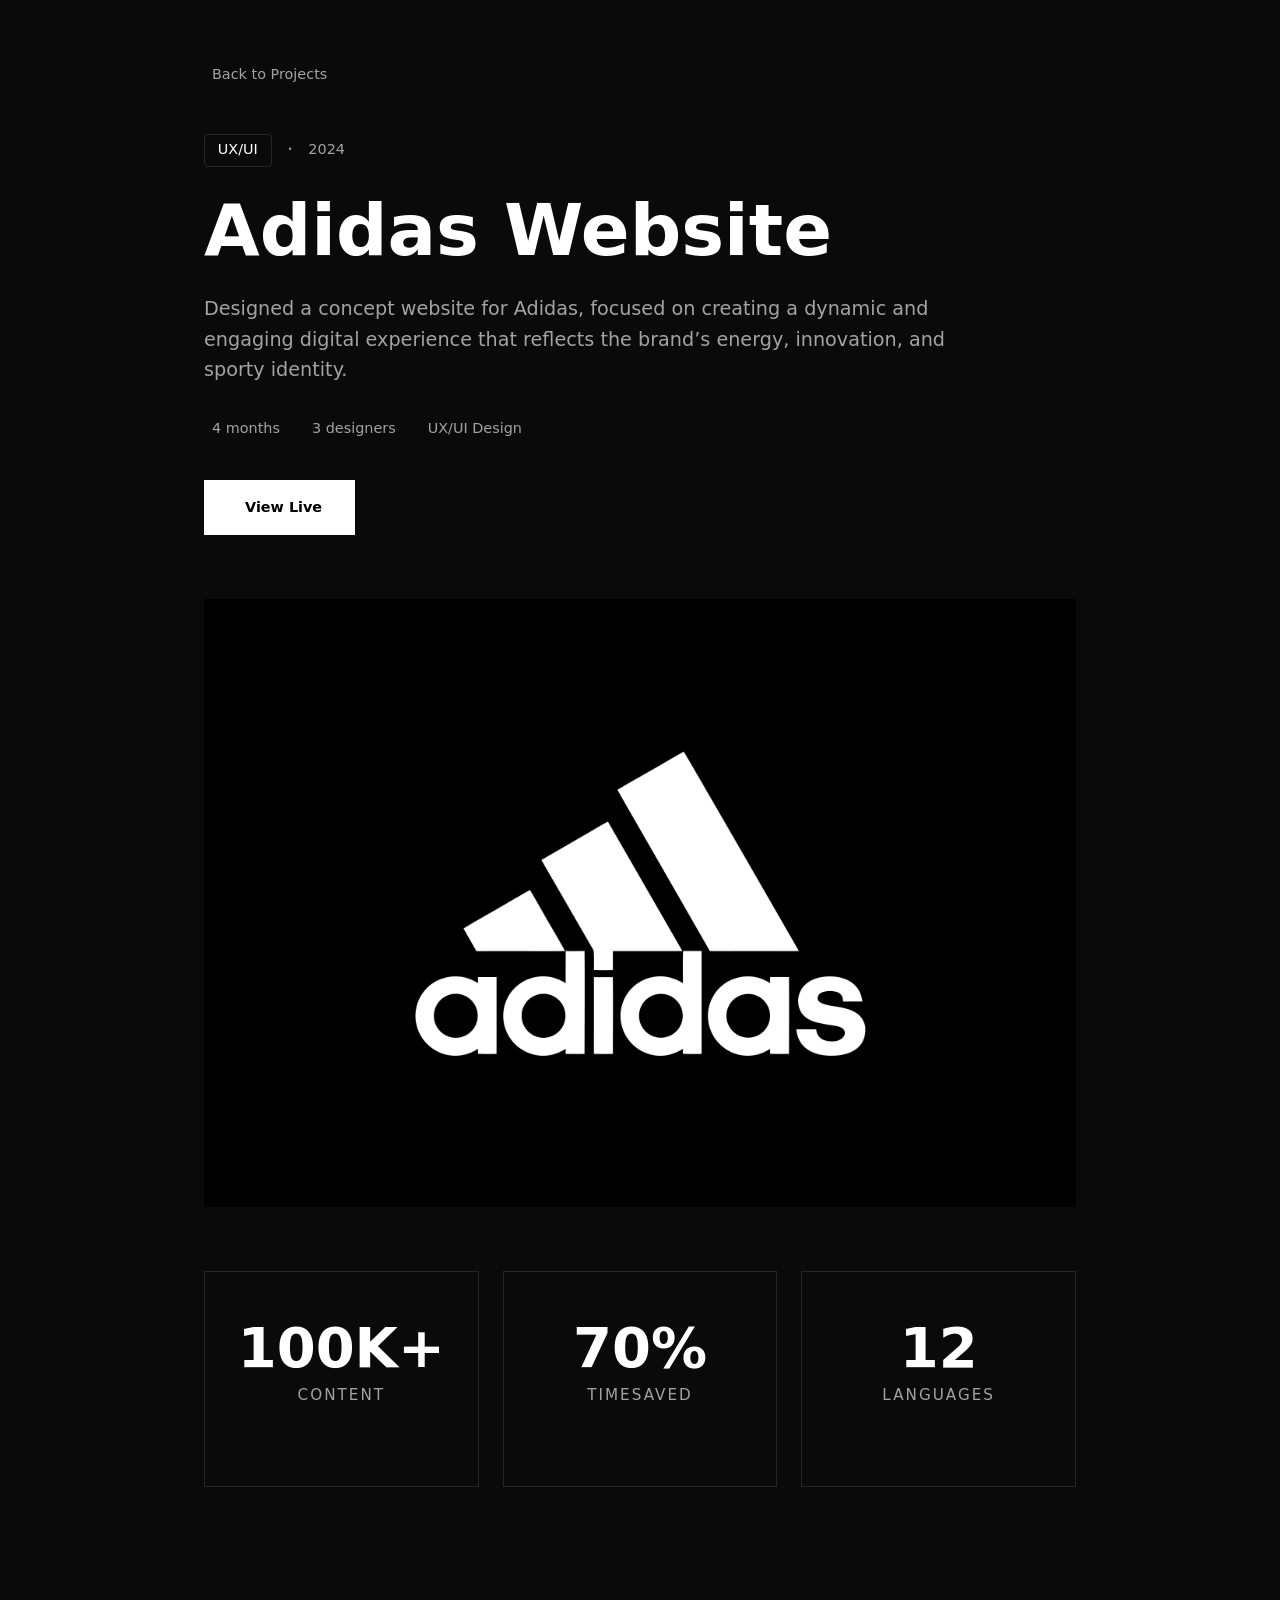
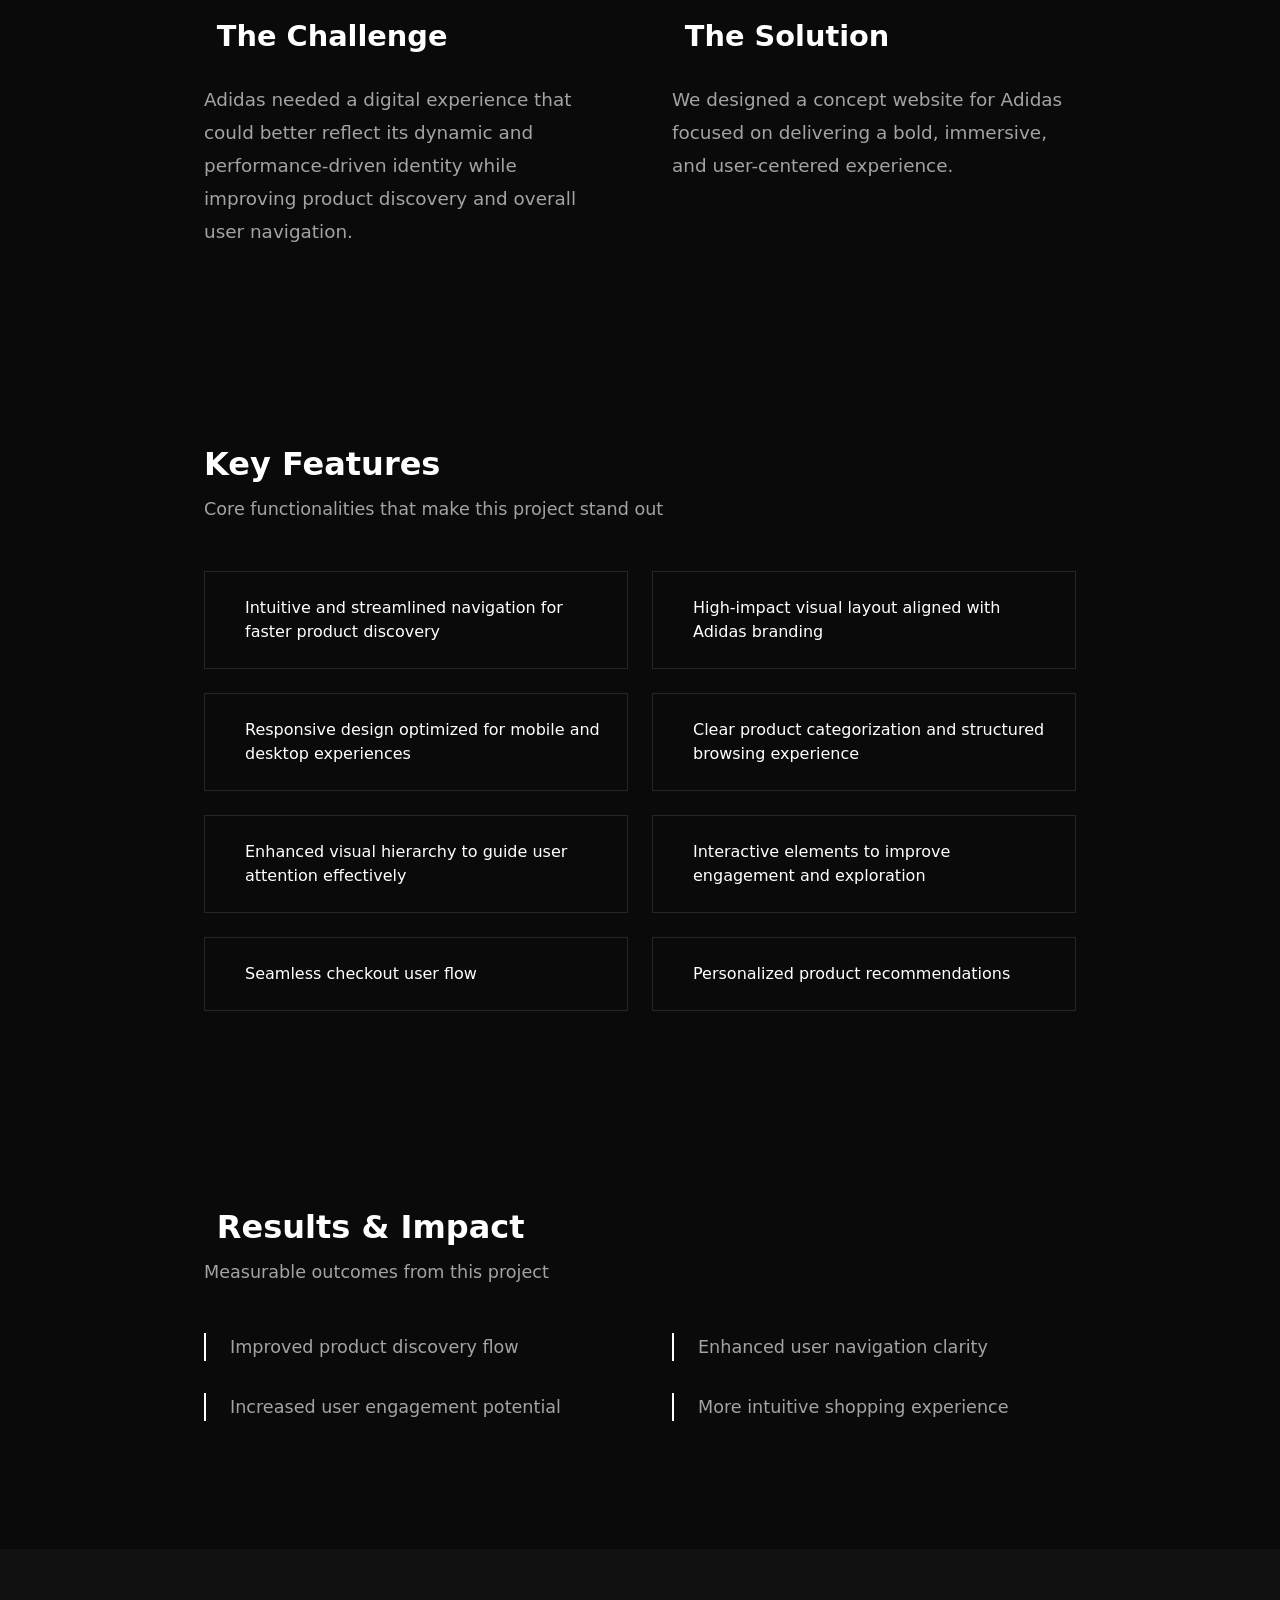
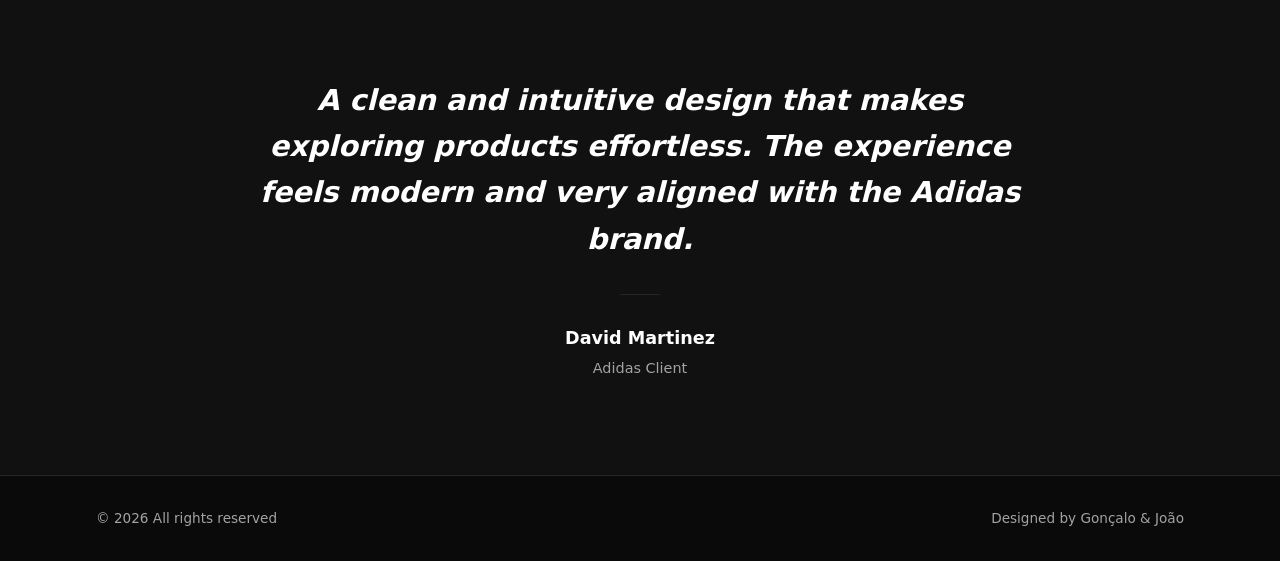
<file: project-detail.html>
<!DOCTYPE html>
<html lang="pt-PT">

<head>
    <meta charset="UTF-8">
    <meta name="viewport" content="width=device-width, initial-scale=1.0">
    <title>Project Details | Creative Technologist</title>
    <link rel="stylesheet" href="assets/css/estilo.min.css">
</head>

<body>

    <main>
        <section class="project-detail-hero">

            <a href="projects.html" class="back-link">
                <i class="fa-solid fa-arrow-left"></i> Back to Projects
            </a>

            <div class="project-meta-top">
                <span class="badge-outline">UX/UI</span>
                <span class="dot-separator">•</span>
                <span class="year">2024</span>
            </div>

            <h1>Adidas Website</h1>

            <p class="project-description">Designed a concept website for Adidas, focused on creating a dynamic and
                engaging digital
                experience that reflects the brand’s energy, innovation, and sporty identity.</p>

            <div class="project-meta-bottom">
                <span><i class="fa-regular fa-calendar"></i> 4 months</span>
                <span><i class="fa-solid fa-users"></i> 3 designers</span>
                <span><i class="fa-solid fa-award"></i> UX/UI Design</span>
            </div>

            <div class="project-actions">
                <a href="https://www.adidas.pt/" class="btn-branco">
                    <i class="fa-solid fa-arrow-up-right-from-square"></i> View Live
                </a>
            </div>

            <div class="project-hero-image">
                <img src="assets/img/adidaslogo.png"
                    alt="Adidas website concept screenshot shown in the project detail page" class="capa-detalhe">
            </div>

        </section>

        <section class="project-results-section">
            <div class="project-stats-grid">

                <div class="stat-box">
                    <span class="numero">100K+</span>
                    <span class="etiqueta">CONTENT</span>
                </div>

                <div class="stat-box">
                    <span class="numero">70%</span>
                    <span class="etiqueta">TIMESAVED</span>
                </div>

                <div class="stat-box">
                    <span class="numero">12</span>
                    <span class="etiqueta">LANGUAGES</span>
                </div>

            </div>
        </section>

        <section class="project-challenge-solution">
            <div class="challenge-solution-grid">

                <div class="text-block">
                    <h3><i class="fa-solid fa-bullseye"></i> The Challenge</h3>
                    <p>Adidas needed a digital experience that could better reflect its dynamic and performance-driven
                        identity while improving product discovery and overall user navigation.</p>
                </div>

                <div class="text-block">
                    <h3><i class="fa-regular fa-lightbulb"></i> The Solution</h3>
                    <p>We designed a concept website for Adidas focused on delivering a bold, immersive, and
                        user-centered experience.
                    </p>
                </div>

            </div>
        </section>

        <section class="project-features-section">
            <div class="features-header">
                <h2>Key Features</h2>
                <p>Core functionalities that make this project stand out</p>
            </div>

            <ul class="features-grid">

                <li class="feature-item">
                    <i class="fa-regular fa-circle-check"></i>
                    <span>Intuitive and streamlined navigation for faster product discovery</span>
                </li>

                <li class="feature-item">
                    <i class="fa-regular fa-circle-check"></i>
                    <span>High-impact visual layout aligned with Adidas branding</span>
                </li>

                <li class="feature-item">
                    <i class="fa-regular fa-circle-check"></i>
                    <span>Responsive design optimized for mobile and desktop experiences</span>
                </li>

                <li class="feature-item">
                    <i class="fa-regular fa-circle-check"></i>
                    <span>Clear product categorization and structured browsing experience</span>
                </li>

                <li class="feature-item">
                    <i class="fa-regular fa-circle-check"></i>
                    <span>Enhanced visual hierarchy to guide user attention effectively</span>
                </li>

                <li class="feature-item">
                    <i class="fa-regular fa-circle-check"></i>
                    <span>Interactive elements to improve engagement and exploration</span>
                </li>

                <li class="feature-item">
                    <i class="fa-regular fa-circle-check"></i>
                    <span>Seamless checkout user flow</span>
                </li>

                <li class="feature-item">
                    <i class="fa-regular fa-circle-check"></i>
                    <span>Personalized product recommendations</span>
                </li>

            </ul>
        </section>

        <section class="project-impact-section">
            <div class="impact-header">
                <h2><i class="fa-solid fa-arrow-trend-up"></i> Results & Impact</h2>
                <p>Measurable outcomes from this project</p>
            </div>

            <ul class="impact-grid">

                <li class="impact-item">
                    <p>Improved product discovery flow</p>
                </li>

                <li class="impact-item">
                    <p>Enhanced user navigation clarity</p>
                </li>

                <li class="impact-item">
                    <p>Increased user engagement potential</p>
                </li>

                <li class="impact-item">
                    <p>More intuitive shopping experience</p>
                </li>

            </ul>
        </section>

        <section class="project-testimonial-section">
            <figure class="testimonial-figure">
                <i class="fa-solid fa-quote-left quote-icon"></i>

                <blockquote>
                    <p>A clean and intuitive design that makes exploring products effortless. The experience feels
                        modern and very aligned with the Adidas brand.</p>
                </blockquote>

                <figcaption>
                    <hr class="separator-line">
                    <strong>David Martinez</strong>
                    <span>Adidas Client</span>
                </figcaption>
            </figure>
        </section>
<footer class="site-footer">
    <div class="footer-content">
        <span>&copy; <span id="ano-atual">2026</span> All rights reserved</span>
        <span>Designed by Gonçalo & João</span>
    </div>
</footer>

<script src="assets/js/myscript.min.js"></script>    </main>

</body>

</html>
</file>
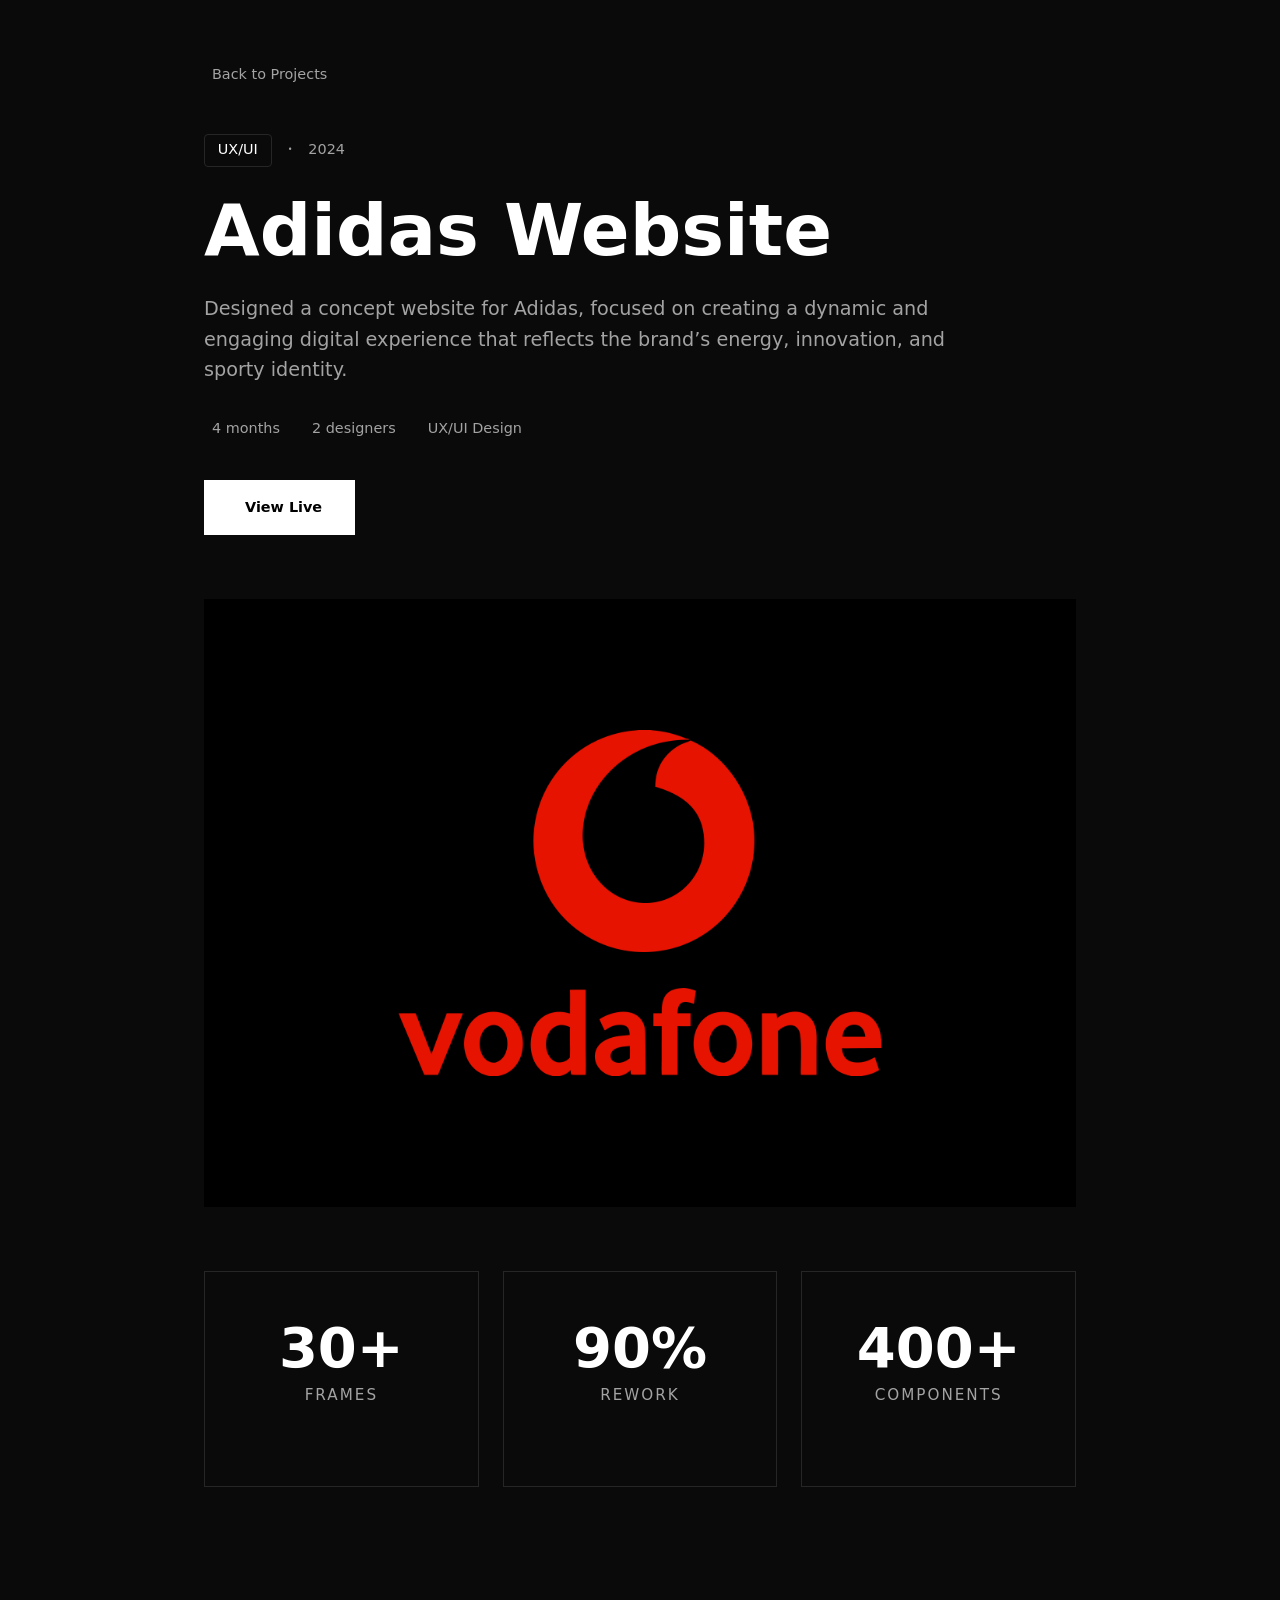
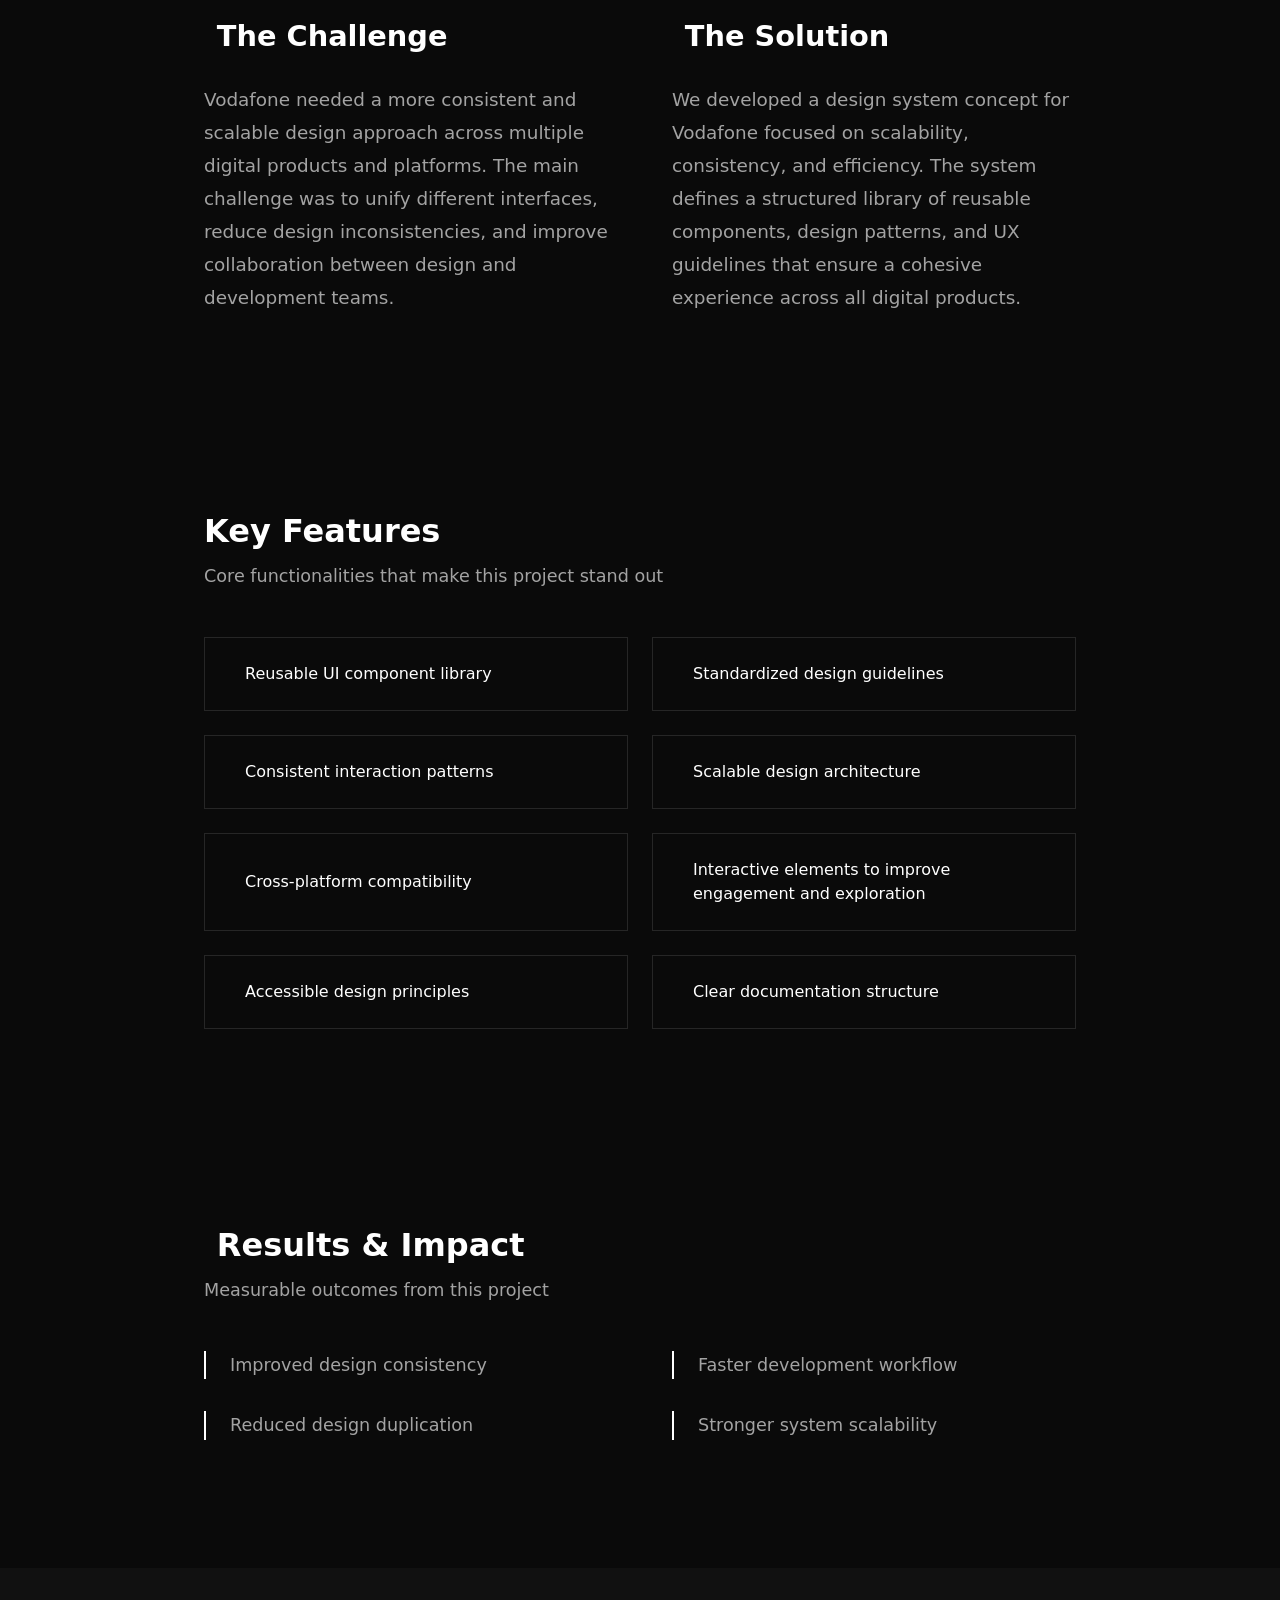
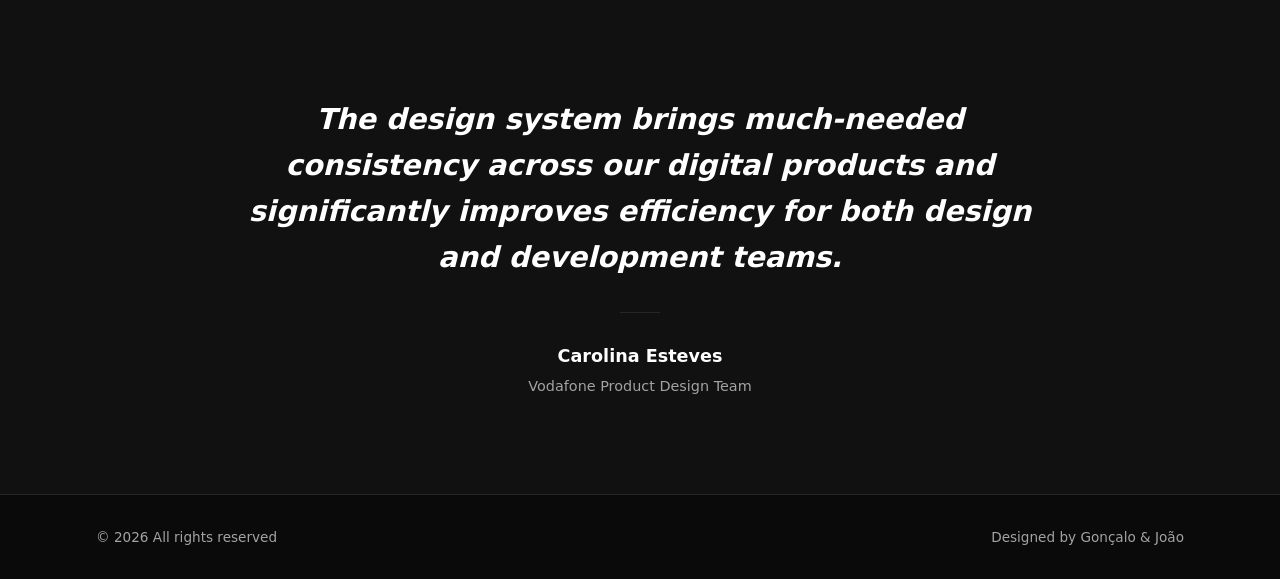
<file: project-vodafone.html>
<!DOCTYPE html>
<html lang="pt-PT">

<head>
    <meta charset="UTF-8">
    <meta name="viewport" content="width=device-width, initial-scale=1.0">
    <title>Project Details | Creative Technologist</title>
    <link rel="stylesheet" href="assets/css/estilo.min.css">
</head>

<body>

    <main>
        <section class="project-detail-hero">

            <a href="projects.html" class="back-link">
                <i class="fa-solid fa-arrow-left"></i> Back to Projects
            </a>

            <div class="project-meta-top">
                <span class="badge-outline">UX/UI</span>
                <span class="dot-separator">•</span>
                <span class="year">2024</span>
            </div>

            <h1>Adidas Website</h1>

            <p class="project-description">Designed a concept website for Adidas, focused on creating a dynamic and
                engaging digital
                experience that reflects the brand’s energy, innovation, and sporty identity.</p>

            <div class="project-meta-bottom">
                <span><i class="fa-regular fa-calendar"></i> 4 months</span>
                <span><i class="fa-solid fa-users"></i> 2 designers</span>
                <span><i class="fa-solid fa-award"></i> UX/UI Design</span>
            </div>

            <div class="project-actions">
                <a href="https://vodafone-ds.netlify.app/" class="btn-branco">
                    <i class="fa-solid fa-arrow-up-right-from-square"></i> View Live
                </a>
            </div>

            <div class="project-hero-image">
                <img src="assets/img/vodafonelogo.png"
                    alt="Vodafone logo shown in the project detail image" class="capa-detalhe">
            </div>

        </section>

        <section class="project-results-section">
            <div class="project-stats-grid">

                <div class="stat-box">
                    <span class="numero">30+</span>
                    <span class="etiqueta">FRAMES</span>
                </div>

                <div class="stat-box">
                    <span class="numero">90%</span>
                    <span class="etiqueta">REWORK</span>
                </div>

                <div class="stat-box">
                    <span class="numero">400+</span>
                    <span class="etiqueta">COMPONENTS</span>
                </div>

            </div>
        </section>

        <section class="project-challenge-solution">
            <div class="challenge-solution-grid">

                <div class="text-block">
                    <h3><i class="fa-solid fa-bullseye"></i> The Challenge</h3>
                    <p>Vodafone needed a more consistent and scalable design approach across multiple digital products
                        and platforms. The main challenge was to unify different interfaces, reduce design
                        inconsistencies, and improve collaboration between design and development teams.</p>
                </div>

                <div class="text-block">
                    <h3><i class="fa-regular fa-lightbulb"></i> The Solution</h3>
                    <p>We developed a design system concept for Vodafone focused on scalability, consistency, and
                        efficiency. The system defines a structured library of reusable components, design patterns, and
                        UX guidelines that ensure a cohesive experience across all digital products.
                    </p>
                </div>

            </div>
        </section>

        <section class="project-features-section">
            <div class="features-header">
                <h2>Key Features</h2>
                <p>Core functionalities that make this project stand out</p>
            </div>

            <ul class="features-grid">

                <li class="feature-item">
                    <i class="fa-regular fa-circle-check"></i>
                    <span>Reusable UI component library</span>
                </li>

                <li class="feature-item">
                    <i class="fa-regular fa-circle-check"></i>
                    <span>Standardized design guidelines</span>
                </li>

                <li class="feature-item">
                    <i class="fa-regular fa-circle-check"></i>
                    <span>Consistent interaction patterns</span>
                </li>

                <li class="feature-item">
                    <i class="fa-regular fa-circle-check"></i>
                    <span>Scalable design architecture</span>
                </li>

                <li class="feature-item">
                    <i class="fa-regular fa-circle-check"></i>
                    <span>Cross-platform compatibility</span>
                </li>

                <li class="feature-item">
                    <i class="fa-regular fa-circle-check"></i>
                    <span>Interactive elements to improve engagement and exploration</span>
                </li>

                <li class="feature-item">
                    <i class="fa-regular fa-circle-check"></i>
                    <span>Accessible design principles</span>
                </li>

                <li class="feature-item">
                    <i class="fa-regular fa-circle-check"></i>
                    <span>Clear documentation structure</span>
                </li>

            </ul>
        </section>

        <section class="project-impact-section">
            <div class="impact-header">
                <h2><i class="fa-solid fa-arrow-trend-up"></i> Results & Impact</h2>
                <p>Measurable outcomes from this project</p>
            </div>

            <ul class="impact-grid">

                <li class="impact-item">
                    <p>Improved design consistency</p>
                </li>

                <li class="impact-item">
                    <p>Faster development workflow</p>
                </li>

                <li class="impact-item">
                    <p>Reduced design duplication</p>
                </li>

                <li class="impact-item">
                    <p>Stronger system scalability</p>
                </li>

            </ul>
        </section>

        <section class="project-testimonial-section">
            <figure class="testimonial-figure">
                <i class="fa-solid fa-quote-left quote-icon"></i>

                <blockquote>
                    <p>The design system brings much-needed consistency across our digital products and significantly
                        improves efficiency for both design and development teams.</p>
                </blockquote>

                <figcaption>
                    <hr class="separator-line">
                    <strong>Carolina Esteves</strong>
                    <span>Vodafone Product Design Team</span>
                </figcaption>
            </figure>
        </section>
<footer class="site-footer">
    <div class="footer-content">
        <span>&copy; <span id="ano-atual">2026</span> All rights reserved</span>
        <span>Designed by Gonçalo & João</span>
    </div>
</footer>

<script src="assets/js/myscript.min.js"></script>    </main>

</body>

</html>
</file>
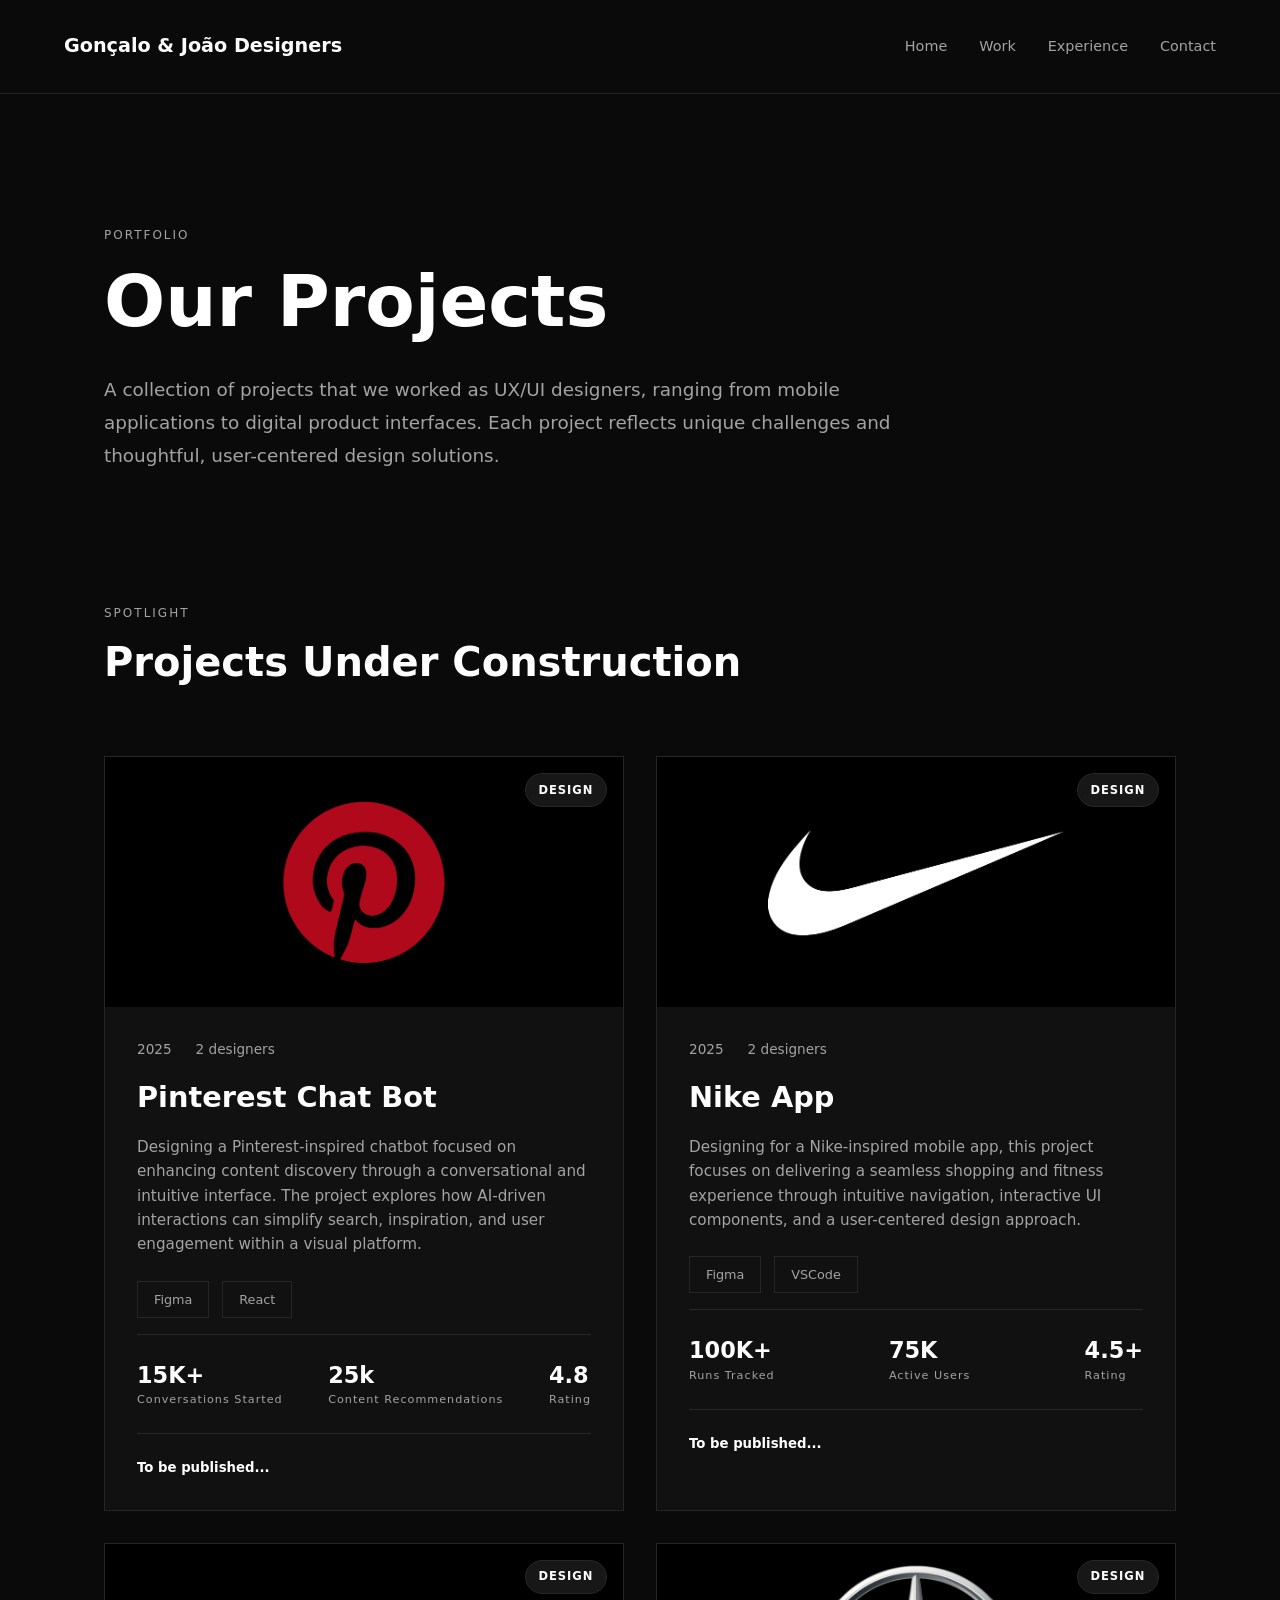
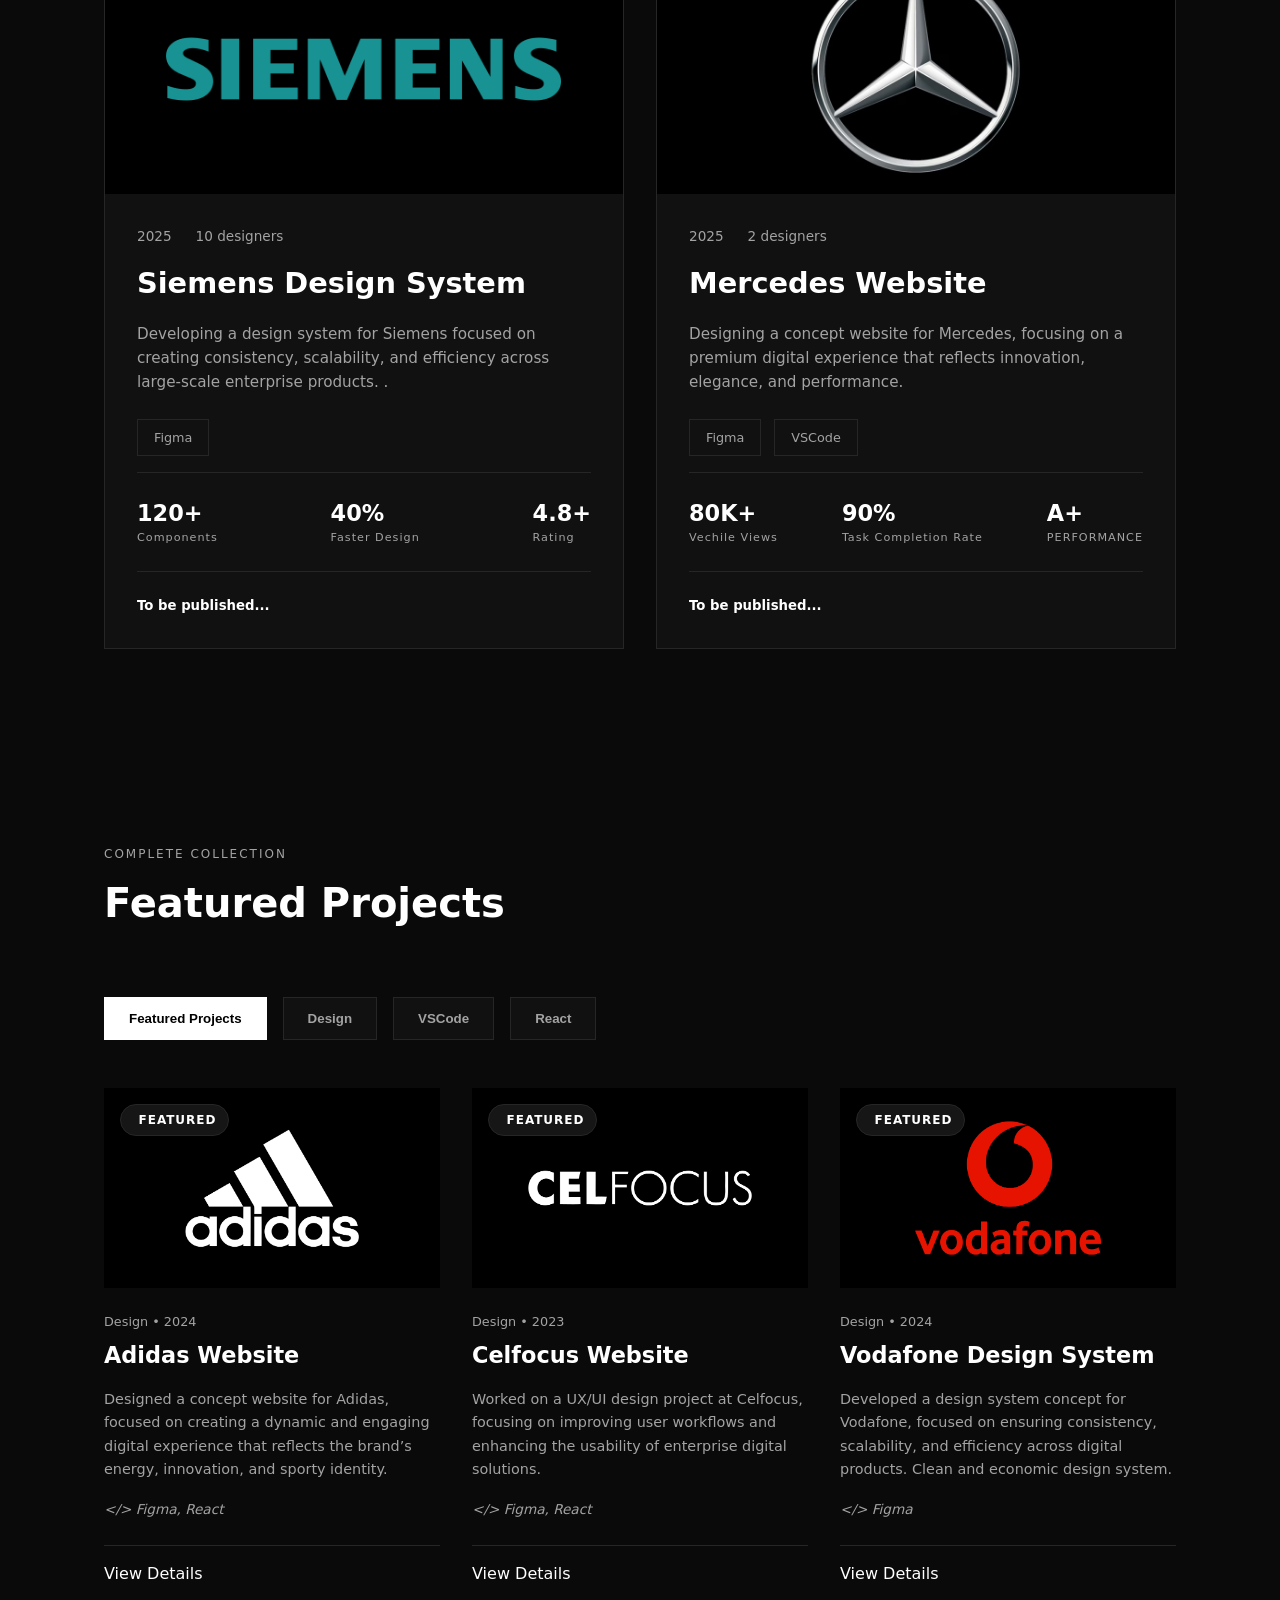
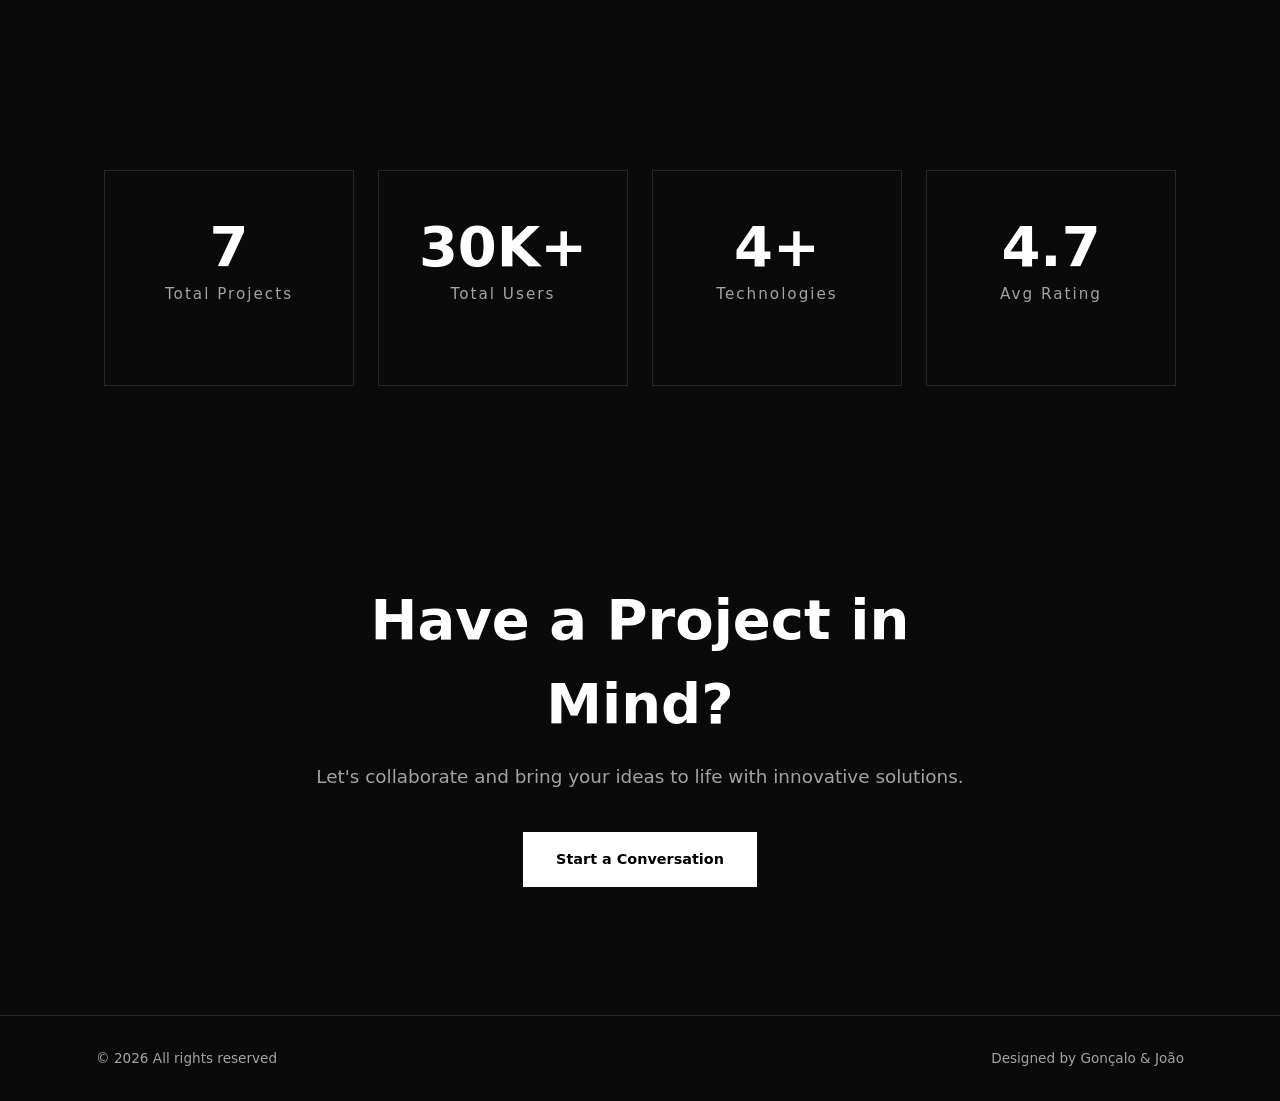
<file: projects.html>
<!DOCTYPE html>
<html lang="pt-PT">

<head>
    <meta charset="UTF-8">
    <meta name="viewport" content="width=device-width, initial-scale=1.0">
    <title>Work | Creative Technologist</title>
    <link rel="stylesheet" href="assets/css/estilo.min.css">
</head>

<body>

    <main>
<header class="top-bar">
    <div class="logo">Gonçalo & João Designers</div>
    <nav>
        <ul>
            <li><a href="index.html">Home</a></li>
            <li><a href="projects.html">Work</a></li>
            <li><a href="about.html">Experience</a></li>
            <li><a href="contacts.html">Contact</a></li>
        </ul>
    </nav>
</header>
        <section class="portfolio-hero">
            <div class="portfolio-texto">
                <span class="etiqueta">PORTFOLIO</span>
                <h1>Our Projects</h1>
                <p>A collection of projects that we worked as UX/UI designers, ranging from mobile applications to
                    digital product interfaces. Each project reflects unique challenges and thoughtful, user-centered
                    design solutions.</p>
            </div>
        </section>

        <section class="featured-section">
            <div class="section-header">
                <span class="etiqueta">SPOTLIGHT</span>
                <h2>Projects Under Construction</h2>
            </div>

            <div class="featured-grid">

                <article class="work-card">
                    <div class="work-image">
                        <img src="assets/img/pinterestlogo.png"
                            alt="Pinterest logo on a dark background">
                        <span class="badge stack-blue">Design</span>
                    </div>

                    <div class="work-content">
                        <div class="work-meta">
                            <span><i class="fa-regular fa-calendar"></i> 2025</span>
                            <span><i class="fa-solid fa-users"></i> 2 designers</span>
                        </div>
                        <h3>Pinterest Chat Bot</h3>
                        <p>Designing a Pinterest-inspired chatbot focused on enhancing content discovery through a
                            conversational and intuitive interface. The project explores how AI-driven interactions can
                            simplify search, inspiration, and user engagement within a visual platform.</p>

                        <div class="skill-tags">
                            <span>Figma</span><span>React</span>
                        </div>

                        <div class="work-stats">
                            <div class="stat-item">
                                <span class="stat-value">15K+</span>
                                <span class="stat-label">Conversations Started</span>
                            </div>
                            <div class="stat-item">
                                <span class="stat-value">25k</span>
                                <span class="stat-label">Content Recommendations</span>
                            </div>
                            <div class="stat-item">
                                <span class="stat-value">4.8</span>
                                <span class="stat-label">Rating</span>
                            </div>
                        </div>

                        <div class="work-links">
                            <h5> To be published...</h5>
                        </div>
                    </div>
                </article>

                <article class="work-card">
                    <div class="work-image">
                        <img src="assets/img/nikelogo.png"
                            alt="Nike logo on a black background">
                        <span class="badge stack-purple">Design</span>
                    </div>

                    <div class="work-content">
                        <div class="work-meta">
                            <span><i class="fa-regular fa-calendar"></i> 2025</span>
                            <span><i class="fa-solid fa-users"></i> 2 designers</span>
                        </div>
                        <h3>Nike App</h3>
                        <p>Designing for a Nike-inspired mobile app, this project focuses on delivering a seamless
                            shopping and fitness experience through intuitive navigation, interactive UI components, and
                            a user-centered design approach.</p>

                        <div class="skill-tags">
                            <span>Figma</span><span>VSCode</span>
                        </div>

                        <div class="work-stats">
                            <div class="stat-item">
                                <span class="stat-value">100K+</span>
                                <span class="stat-label">Runs Tracked</span>
                            </div>
                            <div class="stat-item">
                                <span class="stat-value">75K</span>
                                <span class="stat-label">Active Users</span>
                            </div>
                            <div class="stat-item">
                                <span class="stat-value">4.5+</span>
                                <span class="stat-label">Rating</span>
                            </div>
                        </div>

                        <div class="work-links">
                            <h5> To be published...</h5>
                        </div>
                    </div>
                </article>

                <article class="work-card">
                    <div class="work-image">
                        <img src="assets/img/siemenslogo.png"
                            alt="Siemens logo displayed in a black background">
                        <span class="badge stack-purple">Design</span>
                    </div>

                    <div class="work-content">
                        <div class="work-meta">
                            <span><i class="fa-regular fa-calendar"></i> 2025</span>
                            <span><i class="fa-solid fa-users"></i> 10 designers</span>
                        </div>
                        <h3>Siemens Design System</h3>
                        <p>Developing a design system for Siemens focused on creating consistency, scalability, and
                            efficiency across large-scale enterprise products. .</p>

                        <div class="skill-tags">
                            <span>Figma</span>
                        </div>

                        <div class="work-stats">
                            <div class="stat-item">
                                <span class="stat-value">120+</span>
                                <span class="stat-label">Components</span>
                            </div>
                            <div class="stat-item">
                                <span class="stat-value">40%</span>
                                <span class="stat-label">Faster Design</span>
                            </div>
                            <div class="stat-item">
                                <span class="stat-value">4.8+</span>
                                <span class="stat-label">Rating</span>
                            </div>
                        </div>

                        <div class="work-links">
                            <h5> To be published...</h5>
                        </div>
                    </div>
                </article>

                <article class="work-card">
                    <div class="work-image">
                        <img src="assets/img/mercedeslogo.png"
                            alt="Mercedes logo shown in a black background">
                        <span class="badge stack-purple">Design</span>
                    </div>

                    <div class="work-content">
                        <div class="work-meta">
                            <span><i class="fa-regular fa-calendar"></i> 2025</span>
                            <span><i class="fa-solid fa-users"></i> 2 designers</span>
                        </div>
                        <h3>Mercedes Website</h3>
                        <p>Designing a concept website for Mercedes, focusing on a premium digital experience that
                            reflects innovation, elegance, and performance. </p>

                        <div class="skill-tags">
                            <span>Figma</span><span>VSCode</span>
                        </div>

                        <div class="work-stats">
                            <div class="stat-item">
                                <span class="stat-value">80K+</span>
                                <span class="stat-label">Vechile Views</span>
                            </div>
                            <div class="stat-item">
                                <span class="stat-value">90%</span>
                                <span class="stat-label">Task Completion Rate</span>
                            </div>
                            <div class="stat-item">
                                <span class="stat-value">A+</span>
                                <span class="stat-label">PERFORMANCE</span>
                            </div>
                        </div>

                        <div class="work-links">
                            <h5> To be published...</h5>
                        </div>
                    </div>
                </article>
            </div>
        </section>
        <section class="all-projects-section">
            <div class="section-header">
                <span class="etiqueta">COMPLETE COLLECTION</span>
                <h2>Featured Projects</h2>
            </div>

            <nav class="filter-bar">
                <button class="filter-btn active">Featured Projects</button>
                <button class="filter-btn">Design</button>
                <button class="filter-btn">VSCode</button>
                <button class="filter-btn">React</button>
            </nav>

            <div class="projects-collection-grid">

                <article class="collection-card" data-category="fullstack">

                    <div class="card-visual">
                        <img src="assets/img/adidaslogo.png"
                            alt="Adidas logo shown in a black background" class="capa-imagem">
                        <span class="featured-badge"><i class="fa-solid fa-star"></i> Featured</span>
                    </div>

                    <div class="card-info">
                        <span class="card-category">Design • 2024</span>

                        <h3><a href="project-detail.html" class="card-link">Adidas Website</a></h3>

                        <p>Designed a concept website for Adidas, focused on creating a dynamic and engaging digital
                            experience that reflects the brand’s energy, innovation, and sporty identity.</p>
                        <span class="card-stack">&lt;/&gt; Figma, React</span>

                        <div class="card-footer">
                            <span class="link-details">View Details</span>
                        </div>
                    </div>

                </article>

                <article class="collection-card" data-category="fullstack">

                    <div class="card-visual">
                        <img src="assets/img/celfocuslogo.png"
                            alt="Celfocus logo shown in a black background" class="capa-imagem">
                        <span class="featured-badge"><i class="fa-solid fa-star"></i> Featured</span>
                    </div>

                    <div class="card-info">
                        <span class="card-category">Design • 2023</span>

                        <h3><a href="project-celfocus.html" class="card-link">Celfocus Website</a></h3>

                        <p>Worked on a UX/UI design project at Celfocus, focusing on improving user workflows and
                            enhancing the usability of enterprise digital solutions.
                        </p>
                        <span class="card-stack">&lt;/&gt; Figma, React</span>

                        <div class="card-footer">
                            <span class="link-details">View Details</span>
                        </div>
                    </div>

                </article>

                <article class="collection-card" data-category="fullstack">

                    <div class="card-visual">
                        <img src="assets/img/vodafonelogo.png"
                            alt="Vodafone logo shown in a black background" class="capa-imagem">
                        <span class="featured-badge"><i class="fa-solid fa-star"></i> Featured</span>
                    </div>

                    <div class="card-info">
                        <span class="card-category"> Design • 2024</span>

                        <h3><a href="project-vodafone.html" class="card-link">Vodafone Design System</a></h3>

                        <p>Developed a design system concept for Vodafone, focused on ensuring consistency, scalability,
                            and efficiency across digital products. Clean and economic design system.
                        </p>
                        <span class="card-stack">&lt;/&gt; Figma</span>

                        <div class="card-footer">
                            <span class="link-details">View Details</span>
                        </div>
                    </div>

                </article>

            </div>
        </section>

        <section class="stats-overview-section">
            <div class="stats-grid">

                <div class="stat-box">
                    <span class="numero">7</span>
                    <span class="etiqueta">Total Projects</span>
                </div>

                <div class="stat-box">
                    <span class="numero">30K+</span>
                    <span class="etiqueta">Total Users</span>
                </div>

                <div class="stat-box">
                    <span class="numero">4+</span>
                    <span class="etiqueta">Technologies</span>
                </div>

                <div class="stat-box">
                    <span class="numero">4.7</span>
                    <span class="etiqueta">Avg Rating</span>
                </div>

            </div>
        </section>

        <section class="final-cta-section">
            <div class="final-cta-container">
                <h2>Have a Project in Mind?</h2>
                <p>Let's collaborate and bring your ideas to life with innovative solutions.</p>
                <a href="contacts.html" class="btn-branco">Start a Conversation</a>
            </div>
        </section>

<footer class="site-footer">
    <div class="footer-content">
        <span>&copy; <span id="ano-atual">2026</span> All rights reserved</span>
        <span>Designed by Gonçalo & João</span>
    </div>
</footer>

<script src="assets/js/myscript.min.js"></script>    </main>

</body>

</html>
</file>
<file: assets/css/estilo.min.css>
@charset "UTF-8";:root{--bg-escuro:#0a0a0a;--bg-cinza:#171717;--texto-branco:#ffffff;--texto-cinza:#a3a3a3;--linha-borda:#262626;--fonte:"Inter",system-ui,sans-serif}*{margin:0;padding:0;-webkit-box-sizing:border-box;box-sizing:border-box}body{background-color:var(--bg-escuro);color:var(--texto-branco);font-family:var(--fonte);line-height:1.5}a{text-decoration:none}.top-bar{display:-webkit-box;display:-ms-flexbox;display:flex;-webkit-box-pack:justify;-ms-flex-pack:justify;justify-content:space-between;-webkit-box-align:center;-ms-flex-align:center;align-items:center;padding:2rem 4rem;border-bottom:1px solid var(--linha-borda)}.top-bar .logo{font-weight:bold;font-size:1.2rem}.top-bar ul{display:-webkit-box;display:-ms-flexbox;display:flex;gap:2rem;list-style:none}.top-bar ul a{color:var(--texto-cinza);font-size:0.9rem}.hero-split{display:-ms-grid;display:grid;-ms-grid-columns:1fr;grid-template-columns:1fr}@media (min-width:768px){.hero-split{-ms-grid-columns:1fr 1fr;grid-template-columns:1fr 1fr;min-height:80vh}}.hero-texto{padding:4rem;display:-webkit-box;display:-ms-flexbox;display:flex;-webkit-box-orient:vertical;-webkit-box-direction:normal;-ms-flex-direction:column;flex-direction:column;-webkit-box-pack:center;-ms-flex-pack:center;justify-content:center}.hero-stats{background-color:var(--bg-cinza);padding:4rem;display:-ms-grid;display:grid;-ms-grid-columns:1fr 1.5rem 1fr;grid-template-columns:1fr 1fr;gap:1.5rem;-ms-flex-line-pack:center;align-content:center}.skills-section{padding:6rem 4rem;background-color:var(--bg-escuro)}.skills-header{margin-bottom:4rem}.skills-grid{display:-ms-grid;display:grid;-ms-grid-columns:1fr;grid-template-columns:1fr;gap:3rem}@media (min-width:768px){.skills-grid{-ms-grid-columns:(1fr)[3];grid-template-columns:repeat(3,1fr)}}.projects-section{padding:6rem 4rem;background-color:var(--bg-escuro)}.section-header{margin-bottom:4rem}.section-header h2{font-size:2.5rem;margin-top:0.5rem}.projects-grid{display:-ms-grid;display:grid;-ms-grid-columns:1fr;grid-template-columns:1fr;gap:1.5rem}@media (min-width:768px){.projects-grid{-ms-grid-columns:(1fr)[2];grid-template-columns:repeat(2,1fr)}}.stats-overview-section{max-width:1200px;margin:0 auto;padding:2rem 4rem 4rem 4rem}.stats-grid{display:-ms-grid;display:grid;-ms-grid-columns:1fr 1.5rem 1fr;grid-template-columns:repeat(2,1fr);gap:1.5rem}@media (min-width:1024px){.stats-grid{-ms-grid-columns:(1fr)[4];grid-template-columns:repeat(4,1fr)}}.all-projects-section{max-width:1200px;margin:0 auto;padding:4rem 4rem 8rem 4rem}.projects-collection-grid{display:-ms-grid;display:grid;-ms-grid-columns:1fr;grid-template-columns:1fr;gap:2rem}@media (min-width:768px){.projects-collection-grid{-ms-grid-columns:(1fr)[2];grid-template-columns:repeat(2,1fr)}}@media (min-width:1024px){.projects-collection-grid{-ms-grid-columns:(1fr)[3];grid-template-columns:repeat(3,1fr)}}.final-cta-section{padding:8rem 4rem;background-color:var(--bg-escuro);display:-webkit-box;display:-ms-flexbox;display:flex;-webkit-box-pack:center;-ms-flex-pack:center;justify-content:center;-webkit-box-align:center;-ms-flex-align:center;align-items:center;text-align:center}.experience-section{padding:6rem 4rem;background-color:var(--bg-escuro)}.experience-item{display:-ms-grid;display:grid;-ms-grid-columns:1fr;grid-template-columns:1fr;gap:1rem;padding:3rem 0;border-bottom:1px solid var(--linha-borda)}.experience-item:last-child{border-bottom:none}@media (min-width:768px){.experience-item{-ms-grid-columns:1fr 2rem 3fr;grid-template-columns:1fr 3fr;gap:2rem}}.contact-section{padding:6rem 4rem;background-color:var(--bg-escuro);display:-ms-grid;display:grid;-ms-grid-columns:1fr;grid-template-columns:1fr;gap:4rem}@media (min-width:768px){.contact-section{-ms-grid-columns:1fr 1fr;grid-template-columns:1fr 1fr}}.site-footer{border-top:1px solid var(--linha-borda);padding:2rem 6rem;margin-top:0}.footer-content{display:-webkit-box;display:-ms-flexbox;display:flex;-webkit-box-pack:justify;-ms-flex-pack:justify;justify-content:space-between;color:var(--texto-cinza);font-size:0.85rem}@media (max-width:480px){.footer-content{-webkit-box-orient:vertical;-webkit-box-direction:normal;-ms-flex-direction:column;flex-direction:column;-webkit-box-align:start;-ms-flex-align:start;align-items:flex-start;gap:1rem}}.contact-section,.experience-section,.projects-section,.skills-section{max-width:160vh;margin:0 auto}.about-hero{padding:8rem 4rem 4rem 4rem;background-color:var(--bg-escuro);display:-webkit-box;display:-ms-flexbox;display:flex;-webkit-box-pack:center;-ms-flex-pack:center;justify-content:center}.values-section{max-width:1200px;margin:0 auto;padding:4rem 4rem 8rem 4rem}.values-grid{display:-ms-grid;display:grid;-ms-grid-columns:1fr;grid-template-columns:1fr;gap:1.5rem}@media (min-width:768px){.values-grid{-ms-grid-columns:(1fr)[2];grid-template-columns:repeat(2,1fr)}}@media (min-width:1024px){.values-grid{-ms-grid-columns:(1fr)[4];grid-template-columns:repeat(4,1fr)}}.timeline-section{max-width:1200px;margin:0 auto;padding:4rem 4rem 8rem 4rem}.timeline{display:-webkit-box;display:-ms-flexbox;display:flex;-webkit-box-orient:vertical;-webkit-box-direction:normal;-ms-flex-direction:column;flex-direction:column}.hobbies-section{max-width:1200px;margin:0 auto;padding:4rem 4rem 8rem 4rem}.hobbies-grid{display:-ms-grid;display:grid;-ms-grid-columns:1fr;grid-template-columns:1fr;gap:1.5rem}@media (min-width:768px){.hobbies-grid{-ms-grid-columns:(1fr)[2];grid-template-columns:repeat(2,1fr)}}@media (min-width:1024px){.hobbies-grid{-ms-grid-columns:(1fr)[4];grid-template-columns:repeat(4,1fr)}}.quote-section{padding:8rem 2rem;background-color:var(--bg-escuro);display:-webkit-box;display:-ms-flexbox;display:flex;-webkit-box-pack:center;-ms-flex-pack:center;justify-content:center}.portfolio-hero{max-width:1200px;margin:0 auto;padding:8rem 4rem 4rem 4rem}.featured-section{max-width:1200px;margin:0 auto;padding:4rem 4rem 8rem 4rem}.featured-grid{display:-ms-grid;display:grid;-ms-grid-columns:1fr;grid-template-columns:1fr;gap:2rem}@media (min-width:1024px){.featured-grid{-ms-grid-columns:1fr 1fr;grid-template-columns:1fr 1fr}}.contact-hero{padding:8rem 4rem 4rem 4rem;background-color:var(--bg-escuro);display:-webkit-box;display:-ms-flexbox;display:flex;-webkit-box-pack:center;-ms-flex-pack:center;justify-content:center;text-align:center}.contact-form-section{background-color:var(--bg-escuro);padding:4rem 4rem 8rem 4rem}.contact-container{max-width:1200px;margin:0 auto;display:-ms-grid;display:grid;-ms-grid-columns:1fr;grid-template-columns:1fr;gap:5rem}@media (min-width:1024px){.contact-container{-ms-grid-columns:1.5fr 1fr;grid-template-columns:1.5fr 1fr}}.faq-section{max-width:1200px;margin:0 auto;padding:4rem 4rem 8rem 4rem}.faq-list{display:-webkit-box;display:-ms-flexbox;display:flex;-webkit-box-orient:vertical;-webkit-box-direction:normal;-ms-flex-direction:column;flex-direction:column;gap:2.5rem}.cta-section{padding:8rem 4rem;background-color:var(--bg-escuro);display:-webkit-box;display:-ms-flexbox;display:flex;-webkit-box-pack:center;-ms-flex-pack:center;justify-content:center;text-align:center}.project-detail-hero{max-width:1000px;margin:0 auto;padding:4rem 4rem 0 4rem;display:-webkit-box;display:-ms-flexbox;display:flex;-webkit-box-orient:vertical;-webkit-box-direction:normal;-ms-flex-direction:column;flex-direction:column;-webkit-box-align:start;-ms-flex-align:start;align-items:flex-start}.project-results-section{max-width:1000px;margin:0 auto;padding:4rem 4rem}.project-stats-grid{display:-ms-grid;display:grid;-ms-grid-columns:1fr;grid-template-columns:1fr;gap:1.5rem}@media (min-width:768px){.project-stats-grid{-ms-grid-columns:(1fr)[3];grid-template-columns:repeat(3,1fr)}}.project-challenge-solution{max-width:1000px;margin:0 auto;padding:4rem 4rem 8rem 4rem}.challenge-solution-grid{display:-ms-grid;display:grid;-ms-grid-columns:1fr;grid-template-columns:1fr;gap:4rem}@media (min-width:768px){.challenge-solution-grid{-ms-grid-columns:1fr 1fr;grid-template-columns:1fr 1fr}}.project-features-section{max-width:1000px;margin:0 auto;padding:4rem 4rem 8rem 4rem}.features-grid{display:-ms-grid;display:grid;-ms-grid-columns:1fr;grid-template-columns:1fr;gap:1.5rem;padding:0;margin:0;list-style:none}@media (min-width:768px){.features-grid{-ms-grid-columns:(1fr)[2];grid-template-columns:repeat(2,1fr)}}.project-impact-section{max-width:1000px;margin:0 auto;padding:4rem 4rem 8rem 4rem}.impact-grid{display:-ms-grid;display:grid;-ms-grid-columns:1fr;grid-template-columns:1fr;gap:2rem 4rem;padding:0;margin:0;list-style:none}@media (min-width:768px){.impact-grid{-ms-grid-columns:(1fr)[2];grid-template-columns:repeat(2,1fr)}}.project-testimonial-section{width:100%;background-color:#111;padding:6rem 2rem;display:-webkit-box;display:-ms-flexbox;display:flex;-webkit-box-pack:center;-ms-flex-pack:center;justify-content:center;text-align:center}main{margin-bottom:0!important;padding-bottom:0!important}.site-footer,footer{margin-top:0!important}.etiqueta{color:var(--texto-cinza);font-size:0.75rem;letter-spacing:2px;margin-bottom:2rem}h1{font-size:3.5rem;line-height:1.1;margin-bottom:1.5rem}.hero-texto p{color:var(--texto-cinza);font-size:1.1rem;margin-bottom:3rem;max-width:90%}.botoes{display:-webkit-box;display:-ms-flexbox;display:flex;gap:1rem}.btn-branco,.btn-contorno{padding:1rem 2rem;font-weight:bold;font-size:0.9rem;cursor:pointer}.btn-branco{background-color:var(--texto-branco);color:var(--bg-escuro)}.btn-contorno{background-color:transparent;color:var(--texto-branco);border:1px solid var(--linha-borda)}.cartao{border:1px solid var(--linha-borda);padding:2rem}.cartao h2{font-size:2.5rem;margin-bottom:0.5rem}.cartao p{color:var(--texto-cinza);font-size:0.9rem}.skills-header h2{font-size:2.5rem;margin-top:0.5rem;margin-bottom:0}.skill-category{border-left:2px solid var(--linha-borda);padding-left:1.5rem}.skill-category h3{font-size:1.2rem;font-weight:bold;margin-bottom:1.5rem}.skill-tags{display:-webkit-box;display:-ms-flexbox;display:flex;-ms-flex-wrap:wrap;flex-wrap:wrap;gap:0.8rem}.skill-tags span{font-size:0.8rem;color:var(--texto-cinza);border:1px solid var(--linha-borda);padding:0.5rem 1rem;background-color:transparent;-webkit-transition:all 0.3s ease;transition:all 0.3s ease}.skill-tags span:hover{border-color:var(--texto-branco);color:var(--texto-branco)}.project-card{border:1px solid var(--linha-borda);padding:3rem;display:-webkit-box;display:-ms-flexbox;display:flex;-webkit-box-orient:vertical;-webkit-box-direction:normal;-ms-flex-direction:column;flex-direction:column;background-color:transparent;-webkit-transition:border-color 0.3s ease;transition:border-color 0.3s ease}.project-card:hover{border-color:var(--texto-cinza)}@media (min-width:768px){.project-card.destaque{-ms-grid-column-span:2;grid-column:span 2}}.project-card h3{font-size:2rem;margin-bottom:1rem}.project-card p{color:var(--texto-cinza);font-size:1rem;margin-bottom:2rem;max-width:80%}.project-top{display:-webkit-box;display:-ms-flexbox;display:flex;-webkit-box-pack:justify;-ms-flex-pack:justify;justify-content:space-between;-webkit-box-align:center;-ms-flex-align:center;align-items:center;margin-bottom:2rem}.project-top .ano{color:var(--texto-cinza);font-size:0.9rem}.project-top .seta{color:var(--texto-cinza);font-size:1.2rem;font-weight:bold}.exp-date{color:var(--texto-cinza);font-size:0.9rem;margin-top:0.3rem}.exp-details h3{font-size:1.5rem;margin-bottom:0.5rem;margin-top:0}.exp-details .company{display:block;color:var(--texto-cinza);font-size:1rem;margin-bottom:1.5rem}.exp-details p{color:var(--texto-cinza);font-size:1rem;margin-bottom:0}.filter-bar{display:-webkit-box;display:-ms-flexbox;display:flex;gap:1rem;margin-bottom:3rem;-ms-flex-wrap:wrap;flex-wrap:wrap}.filter-btn{background-color:#111;border:1px solid var(--linha-borda);color:var(--texto-cinza);padding:0.8rem 1.5rem;cursor:pointer;font-weight:bold;-webkit-transition:all 0.3s ease;transition:all 0.3s ease}.filter-btn.active,.filter-btn:hover{background-color:var(--texto-branco);color:#000;border-color:var(--texto-branco)}.collection-card{display:-webkit-box;display:-ms-flexbox;display:flex;-webkit-box-orient:vertical;-webkit-box-direction:normal;-ms-flex-direction:column;flex-direction:column;-webkit-transition:-webkit-transform 0.3s ease;transition:-webkit-transform 0.3s ease;transition:transform 0.3s ease;transition:transform 0.3s ease,-webkit-transform 0.3s ease;position:relative}.collection-card:hover{-webkit-transform:translateY(-5px);transform:translateY(-5px)}.card-link{text-decoration:none;color:inherit}.card-link:after{content:"";position:absolute;top:0;left:0;width:100%;height:100%;z-index:1}.link-demo{position:relative;z-index:2}.card-visual{height:200px;position:relative;overflow:hidden;background-color:#111;padding:0!important}.card-visual .capa-imagem{display:block;width:100%!important;height:100%!important;-o-object-fit:cover;object-fit:cover;-o-object-position:center;object-position:center;-webkit-transition:-webkit-transform 0.3s ease,-webkit-filter 0.3s ease;transition:-webkit-transform 0.3s ease,-webkit-filter 0.3s ease;transition:transform 0.3s ease,filter 0.3s ease;transition:transform 0.3s ease,filter 0.3s ease,-webkit-transform 0.3s ease,-webkit-filter 0.3s ease}.card-visual .featured-badge{position:absolute;top:1rem;left:1rem;z-index:1;display:-webkit-box;display:-ms-flexbox;display:flex;-webkit-box-align:center;-ms-flex-align:center;align-items:center;gap:0.35rem;padding:0.35rem 0.65rem;border-radius:999px;border:1px solid var(--linha-borda);background:rgba(23,23,23,0.96);color:var(--texto-branco);font-size:0.72rem;font-weight:700;letter-spacing:0.08em;text-transform:uppercase;-webkit-box-shadow:none;box-shadow:none}.collection-card:hover .capa-imagem{-webkit-transform:scale(1.05);transform:scale(1.05);-webkit-filter:brightness(1.1);filter:brightness(1.1)}.card-visual{height:200px;position:relative;padding:1.5rem}.card-visual.visual-pink{background-color:#ff00ff}.card-visual.visual-blue{background-color:#3b82f6}.card-visual.visual-green{background-color:#10b981}.card-visual .featured-badge{display:-webkit-inline-box;display:-ms-inline-flexbox;display:inline-flex;-webkit-box-align:center;-ms-flex-align:center;align-items:center;gap:0.35rem;padding:0.4rem 0.75rem;border-radius:999px;border:1px solid var(--linha-borda);background:rgba(23,23,23,0.96);color:var(--texto-branco);font-size:0.75rem;font-weight:700;letter-spacing:0.08em;text-transform:uppercase;-webkit-box-shadow:none;box-shadow:none}.card-info{padding:1.5rem 0}.card-info .card-category{font-size:0.8rem;color:var(--texto-cinza);display:block;margin-bottom:0.5rem}.card-info h3{font-size:1.4rem;margin-bottom:1rem}.card-info p{font-size:0.9rem;color:var(--texto-cinza);line-height:1.6;margin-bottom:1rem}.card-info .card-stack{font-size:0.85rem;color:var(--texto-cinza);font-style:italic}.card-footer{display:-webkit-box;display:-ms-flexbox;display:flex;gap:1.5rem;margin-top:1.5rem;padding-top:1rem;border-top:1px solid var(--linha-borda)}.card-footer a{text-decoration:none;font-size:0.9rem;font-weight:bold;color:var(--texto-branco);-webkit-transition:color 0.3s ease;transition:color 0.3s ease}.card-footer a:hover{color:var(--texto-cinza)}.stat-box{border:1px solid var(--linha-borda);padding:3rem 2rem;display:-webkit-box;display:-ms-flexbox;display:flex;-webkit-box-orient:vertical;-webkit-box-direction:normal;-ms-flex-direction:column;flex-direction:column;-webkit-box-align:center;-ms-flex-align:center;align-items:center;-webkit-box-pack:center;-ms-flex-pack:center;justify-content:center;text-align:center;background-color:transparent;-webkit-transition:border-color 0.3s ease,-webkit-transform 0.3s ease;transition:border-color 0.3s ease,-webkit-transform 0.3s ease;transition:border-color 0.3s ease,transform 0.3s ease;transition:border-color 0.3s ease,transform 0.3s ease,-webkit-transform 0.3s ease}.stat-box:hover{border-color:var(--texto-branco);-webkit-transform:translateY(-5px);transform:translateY(-5px)}.stat-box .numero{font-size:3.5rem;font-weight:bold;color:var(--texto-branco);margin-bottom:0.5rem;line-height:1}.stat-box .etiqueta{font-size:0.95rem;color:var(--texto-cinza)}.final-cta-container{max-width:650px;display:-webkit-box;display:-ms-flexbox;display:flex;-webkit-box-orient:vertical;-webkit-box-direction:normal;-ms-flex-direction:column;flex-direction:column;-webkit-box-align:center;-ms-flex-align:center;align-items:center}.final-cta-container h2{font-size:clamp(2.5rem,5vw,3.5rem);color:var(--texto-branco);margin-top:0;margin-bottom:1rem}.final-cta-container p{color:var(--texto-cinza);font-size:1.15rem;line-height:1.6;margin-bottom:2.5rem}.contact-texto h2{font-size:3.5rem;line-height:1.1;margin-top:1rem;margin-bottom:1.5rem}.contact-texto p{color:var(--texto-cinza);font-size:1.1rem;margin-bottom:2.5rem;max-width:90%}.contact-texto .email-link{color:var(--texto-branco);font-size:1.1rem;font-weight:bold;border-bottom:1px solid transparent;padding-bottom:2px;text-decoration:none;-webkit-transition:all 0.3s ease;transition:all 0.3s ease}.contact-texto .email-link:hover{color:var(--texto-cinza);border-bottom-color:var(--texto-cinza)}.contact-links{display:-webkit-box;display:-ms-flexbox;display:flex;-webkit-box-orient:vertical;-webkit-box-direction:normal;-ms-flex-direction:column;flex-direction:column;gap:1rem}.caixa-link{display:-webkit-box;display:-ms-flexbox;display:flex;-webkit-box-pack:justify;-ms-flex-pack:justify;justify-content:space-between;-webkit-box-align:center;-ms-flex-align:center;align-items:center;padding:1.5rem 2rem;border:1px solid var(--linha-borda);color:var(--texto-branco);text-decoration:none;-webkit-transition:all 0.3s ease;transition:all 0.3s ease}.caixa-link:hover{border-color:var(--texto-branco);-webkit-transform:translateX(10px);transform:translateX(10px)}.caixa-link .seta{color:var(--texto-cinza);font-size:1.2rem;-webkit-transition:color 0.3s ease;transition:color 0.3s ease}.caixa-link:hover .seta{color:var(--texto-branco)}.about-texto{max-width:800px}.about-texto h1{font-size:clamp(2.5rem,5vw,4rem);line-height:1.1;margin-top:1rem;margin-bottom:2rem}.about-texto h1 em{font-style:italic;color:var(--texto-branco)}.about-texto p{color:var(--texto-cinza);font-size:1.1rem;margin-bottom:1.5rem;line-height:1.8}.value-card{border:1px solid var(--linha-borda);padding:2.5rem 2rem;background-color:transparent;-webkit-transition:border-color 0.3s ease,-webkit-transform 0.3s ease;transition:border-color 0.3s ease,-webkit-transform 0.3s ease;transition:border-color 0.3s ease,transform 0.3s ease;transition:border-color 0.3s ease,transform 0.3s ease,-webkit-transform 0.3s ease}.value-card:hover{border-color:var(--texto-branco);-webkit-transform:translateY(-5px);transform:translateY(-5px)}.value-card .icone{margin-bottom:2rem;color:var(--texto-branco)}.value-card .icone svg{width:32px;height:32px}.value-card h3{font-size:1.3rem;margin-bottom:1rem;margin-top:0}.value-card p{color:var(--texto-cinza);font-size:0.95rem;line-height:1.6;margin-bottom:0}.timeline-item{position:relative;padding-left:3rem;padding-bottom:4rem;border-left:1px solid var(--linha-borda)}.timeline-item:last-child{border-left-color:transparent;padding-bottom:0}.timeline-item:before{content:"";position:absolute;left:-10px;top:0;width:20px;height:20px;background-color:var(--texto-branco);border-radius:50%;-webkit-transition:-webkit-transform 0.3s ease,-webkit-box-shadow 0.3s ease;transition:-webkit-transform 0.3s ease,-webkit-box-shadow 0.3s ease;transition:transform 0.3s ease,box-shadow 0.3s ease;transition:transform 0.3s ease,box-shadow 0.3s ease,-webkit-transform 0.3s ease,-webkit-box-shadow 0.3s ease}.timeline-item:hover:before{-webkit-transform:scale(1.3);transform:scale(1.3);-webkit-box-shadow:0 0 10px rgba(255,255,255,0.3);box-shadow:0 0 10px rgba(255,255,255,0.3)}.timeline-item .ano{color:var(--texto-cinza);font-size:0.9rem;display:block;margin-bottom:0.5rem;-webkit-transform:translateY(-2px);transform:translateY(-2px)}.timeline-item h3{font-size:1.6rem;margin-bottom:1rem;margin-top:0;color:var(--texto-branco)}.timeline-item p{color:var(--texto-cinza);font-size:1.05rem;line-height:1.6;margin-bottom:0;max-width:700px}.hobby-card{border:1px solid var(--linha-borda);padding:3rem 2rem;background-color:transparent;display:-webkit-box;display:-ms-flexbox;display:flex;-webkit-box-orient:vertical;-webkit-box-direction:normal;-ms-flex-direction:column;flex-direction:column;-webkit-box-align:center;-ms-flex-align:center;align-items:center;text-align:center;-webkit-transition:border-color 0.3s ease,-webkit-transform 0.3s ease;transition:border-color 0.3s ease,-webkit-transform 0.3s ease;transition:border-color 0.3s ease,transform 0.3s ease;transition:border-color 0.3s ease,transform 0.3s ease,-webkit-transform 0.3s ease}.hobby-card:hover{border-color:var(--texto-branco);-webkit-transform:translateY(-5px);transform:translateY(-5px)}.hobby-card .icone{margin-bottom:1.5rem;color:var(--texto-branco)}.hobby-card .icone svg{width:36px;height:36px}.hobby-card h3{font-size:1.1rem;margin:0;color:var(--texto-branco)}.quote-container{max-width:800px;text-align:center;display:-webkit-box;display:-ms-flexbox;display:flex;-webkit-box-orient:vertical;-webkit-box-direction:normal;-ms-flex-direction:column;flex-direction:column;-webkit-box-align:center;-ms-flex-align:center;align-items:center}.quote-icone{margin-bottom:2rem;color:var(--texto-branco)}.quote-icone svg{width:40px;height:40px;-webkit-transition:-webkit-transform 0.4s ease;transition:-webkit-transform 0.4s ease;transition:transform 0.4s ease;transition:transform 0.4s ease,-webkit-transform 0.4s ease}.quote-icone:hover svg{-webkit-transform:scale(1.2) rotate(15deg);transform:scale(1.2) rotate(15deg)}blockquote{font-size:clamp(2rem,4vw,3rem);font-weight:700;color:var(--texto-branco);line-height:1.2;margin:0 0 2rem 0}.quote-container p{color:var(--texto-cinza);font-size:1.1rem;line-height:1.8;max-width:700px;margin:0}.portfolio-texto{max-width:800px}.portfolio-texto h1{font-size:clamp(3rem,6vw,4.5rem);line-height:1.1;margin-top:1rem;margin-bottom:2rem;color:var(--texto-branco)}.portfolio-texto p{color:var(--texto-cinza);font-size:1.15rem;line-height:1.8;margin-bottom:0}.work-card{background-color:#111;border:1px solid var(--linha-borda);display:-webkit-box;display:-ms-flexbox;display:flex;-webkit-box-orient:vertical;-webkit-box-direction:normal;-ms-flex-direction:column;flex-direction:column;-webkit-transition:border-color 0.3s ease,-webkit-transform 0.3s ease;transition:border-color 0.3s ease,-webkit-transform 0.3s ease;transition:transform 0.3s ease,border-color 0.3s ease;transition:transform 0.3s ease,border-color 0.3s ease,-webkit-transform 0.3s ease}.work-card:hover{-webkit-transform:translateY(-10px);transform:translateY(-10px);border-color:var(--texto-cinza)}.work-image{position:relative;height:250px;overflow:hidden}.work-image img{width:100%;height:100%;-o-object-fit:cover;object-fit:cover;-webkit-filter:grayscale(20%);filter:grayscale(20%);-webkit-transition:-webkit-filter 0.3s ease;transition:-webkit-filter 0.3s ease;transition:filter 0.3s ease;transition:filter 0.3s ease,-webkit-filter 0.3s ease}.work-image .badge{position:absolute;top:1rem;right:1rem;padding:0.45rem 0.8rem;font-size:0.72rem;font-weight:700;letter-spacing:0.08em;text-transform:uppercase;color:var(--texto-branco);border-radius:999px;border:1px solid var(--linha-borda);background:rgba(23,23,23,0.96);-webkit-box-shadow:none;box-shadow:none}.work-image .badge.stack-blue,.work-image .badge.stack-purple{background:var(--bg-cinza);border-color:var(--linha-borda);color:var(--texto-branco)}.work-card:hover .work-image img{-webkit-filter:grayscale(0%);filter:grayscale(0%)}.work-content{padding:2rem}.work-content .work-meta{display:-webkit-box;display:-ms-flexbox;display:flex;gap:1.5rem;color:var(--texto-cinza);font-size:0.85rem;margin-bottom:1rem}.work-content h3{margin-bottom:1rem;font-size:1.8rem}.work-content p{color:var(--texto-cinza);font-size:0.95rem;line-height:1.6;margin-bottom:1.5rem}.work-stats{display:-webkit-box;display:-ms-flexbox;display:flex;-webkit-box-pack:justify;-ms-flex-pack:justify;justify-content:space-between;padding:1.5rem 0;margin-top:1rem;border-top:1px solid var(--linha-borda);border-bottom:1px solid var(--linha-borda)}.work-stats .stat-item{display:-webkit-box;display:-ms-flexbox;display:flex;-webkit-box-orient:vertical;-webkit-box-direction:normal;-ms-flex-direction:column;flex-direction:column}.work-stats .stat-item .stat-value{font-size:1.4rem;font-weight:bold;color:var(--texto-branco)}.work-stats .stat-item .stat-label{font-size:0.7rem;color:var(--texto-cinza);letter-spacing:1px}.work-links{display:-webkit-box;display:-ms-flexbox;display:flex;gap:2rem;margin-top:1.5rem}.work-links a{color:var(--texto-branco);text-decoration:none;font-size:0.9rem;display:-webkit-box;display:-ms-flexbox;display:flex;-webkit-box-align:center;-ms-flex-align:center;align-items:center;gap:0.5rem;-webkit-transition:color 0.3s ease;transition:color 0.3s ease}.work-links a:hover{color:var(--texto-cinza)}.contact-hero-texto{max-width:800px}.contact-hero-texto h1{font-size:clamp(2.5rem,6vw,4.5rem);line-height:1.1;margin-top:1rem;margin-bottom:2rem;color:var(--texto-branco)}.contact-hero-texto h1 em{font-style:italic;font-weight:400}.contact-hero-texto p{color:var(--texto-cinza);font-size:1.2rem;line-height:1.6;margin:0 auto;max-width:600px}.message-column{display:-webkit-box;display:-ms-flexbox;display:flex;-webkit-box-orient:vertical;-webkit-box-direction:normal;-ms-flex-direction:column;flex-direction:column}.message-column h3{margin:0 0 1.1rem}.message-column{display:-webkit-box;display:-ms-flexbox;display:flex;-webkit-box-orient:vertical;-webkit-box-direction:normal;-ms-flex-direction:column;flex-direction:column}.message-column h3{margin:0 0 1.1rem}.main-form{display:-webkit-box;display:-ms-flexbox;display:flex;-webkit-box-orient:vertical;-webkit-box-direction:normal;-ms-flex-direction:column;flex-direction:column;gap:1.5rem}.main-form .form-group{display:-webkit-box;display:-ms-flexbox;display:flex;-webkit-box-orient:vertical;-webkit-box-direction:normal;-ms-flex-direction:column;flex-direction:column;gap:0.5rem}.main-form .form-group label{font-size:0.9rem;font-weight:bold;color:var(--texto-branco)}.main-form .form-group input,.main-form .form-group select,.main-form .form-group textarea{width:100%;min-height:3.25rem;-webkit-box-sizing:border-box;box-sizing:border-box;background-color:#111;border:1px solid var(--linha-borda);border-radius:4px;padding:1rem;color:var(--texto-branco);font-family:inherit;font-size:1rem;line-height:1.4;-webkit-transition:border-color 0.3s ease;transition:border-color 0.3s ease}.main-form .form-group input:focus,.main-form .form-group select:focus,.main-form .form-group textarea:focus{outline:none;border-color:var(--texto-cinza)}.main-form .form-group select{-moz-appearance:none;appearance:none;-webkit-appearance:none;background-image:linear-gradient(45deg,transparent 50%,var(--texto-cinza) 50%),linear-gradient(135deg,var(--texto-cinza) 50%,transparent 50%);background-position:calc(100% - 18px) calc(50% - 2px),calc(100% - 12px) calc(50% - 2px);background-size:6px 6px,6px 6px;background-repeat:no-repeat;padding-right:2.75rem}.btn-submit{background-color:var(--texto-branco);color:#000;border:none;padding:1.2rem;font-size:1rem;line-height:1.2;font-weight:bold;cursor:pointer;display:-webkit-box;display:-ms-flexbox;display:flex;-webkit-box-pack:center;-ms-flex-pack:center;justify-content:center;-webkit-box-align:center;-ms-flex-align:center;align-items:center;gap:0.8rem;-webkit-transition:opacity 0.3s ease;transition:opacity 0.3s ease}.btn-submit:hover{opacity:0.85}.info-column{display:-webkit-box;display:-ms-flexbox;display:flex;-webkit-box-orient:vertical;-webkit-box-direction:normal;-ms-flex-direction:column;flex-direction:column;gap:2.75rem}.info-column h3{font-size:1.2rem;margin:0 0 1rem;color:var(--texto-branco)}.info-column .availability-block,.info-column .info-block{margin:0;padding:0}.info-item{display:-ms-grid;display:grid;-ms-grid-columns:1.5rem 0.9rem minmax(0,1fr);grid-template-columns:1.5rem minmax(0,1fr);gap:0.9rem;margin:0 0 1rem;padding:0;-webkit-box-align:start;-ms-flex-align:start;align-items:start;text-align:left;width:100%}.info-item i{color:var(--texto-cinza);font-size:1.1rem;width:1.5rem;-webkit-box-flex:0;-ms-flex:0 0 1.5rem;flex:0 0 1.5rem;display:-webkit-box;display:-ms-flexbox;display:flex;-webkit-box-pack:center;-ms-flex-pack:center;justify-content:center;-webkit-box-align:center;-ms-flex-align:center;align-items:center;line-height:1;margin-top:0.15rem;text-align:center}.info-item div{display:-webkit-box;display:-ms-flexbox;display:flex;-webkit-box-orient:vertical;-webkit-box-direction:normal;-ms-flex-direction:column;flex-direction:column;-webkit-box-align:start;-ms-flex-align:start;align-items:flex-start;text-align:left;min-width:0;margin:0;padding:0}.info-item span{display:block;font-size:0.75rem;color:var(--texto-cinza);text-transform:uppercase;letter-spacing:0.12em;line-height:1.2}.info-item p{font-size:1rem;margin:0.15rem 0 0;color:var(--texto-branco);line-height:1.4;text-align:left}.availability-block .info-item{margin-bottom:0.85rem}.availability-block ul{list-style:none;padding:0;margin:0}.availability-block ul li{display:-webkit-box;display:-ms-flexbox;display:flex;-webkit-box-align:start;-ms-flex-align:start;align-items:flex-start;gap:0.75rem;margin-bottom:1rem;color:var(--texto-cinza);font-size:0.95rem;text-align:left}.availability-block ul li i{margin-right:0;margin-top:0.15rem;width:1.5rem;-webkit-box-flex:0;-ms-flex:0 0 1.5rem;flex:0 0 1.5rem;display:-webkit-box;display:-ms-flexbox;display:flex;-webkit-box-pack:center;-ms-flex-pack:center;justify-content:center;-webkit-box-align:center;-ms-flex-align:center;align-items:center}.availability-block ul li strong{display:block;color:var(--texto-branco);margin-top:0.05rem}.social-mini-card{display:-webkit-box;display:-ms-flexbox;display:flex;-webkit-box-align:center;-ms-flex-align:center;align-items:center;gap:1rem;padding:1.2rem;border:1px solid var(--linha-borda);text-decoration:none;color:var(--texto-branco);margin-bottom:1rem;-webkit-transition:border-color 0.3s ease;transition:border-color 0.3s ease}.social-mini-card:hover{border-color:var(--texto-branco)}.social-mini-card i{font-size:1.5rem}.social-mini-card div{-webkit-box-flex:1;-ms-flex-positive:1;flex-grow:1}.social-mini-card span{font-size:0.7rem;color:var(--texto-cinza)}.social-mini-card p{font-size:0.9rem;margin:0}.social-mini-card .mini-seta{color:var(--texto-cinza)}.faq-item{border-left:2px solid var(--linha-borda);padding-left:1.5rem;-webkit-transition:border-color 0.3s ease;transition:border-color 0.3s ease}.faq-item:hover{border-left-color:var(--texto-branco)}.faq-item h3{font-size:1.2rem;color:var(--texto-branco);margin-top:0;margin-bottom:0.8rem}.faq-item p{color:var(--texto-cinza);font-size:1rem;line-height:1.6;margin:0;max-width:900px}.cta-container{max-width:800px;display:-webkit-box;display:-ms-flexbox;display:flex;-webkit-box-orient:vertical;-webkit-box-direction:normal;-ms-flex-direction:column;flex-direction:column;-webkit-box-align:center;-ms-flex-align:center;align-items:center}.cta-container h2{font-size:clamp(2.5rem,5vw,3.5rem);color:var(--texto-branco);margin-top:0;margin-bottom:1.5rem}.cta-container p{color:var(--texto-cinza);font-size:1.15rem;line-height:1.6;margin-bottom:2.5rem;max-width:600px}.botoes-cta{display:-webkit-box;display:-ms-flexbox;display:flex;gap:1.5rem;-webkit-box-pack:center;-ms-flex-pack:center;justify-content:center;-ms-flex-wrap:wrap;flex-wrap:wrap}.btn-branco{background-color:var(--texto-branco);color:#000;padding:1rem 2rem;text-decoration:none;font-weight:bold;border:1px solid var(--texto-branco);-webkit-transition:opacity 0.3s ease;transition:opacity 0.3s ease}.btn-branco:hover{opacity:0.85}.btn-contorno{background-color:transparent;color:var(--texto-branco);border:1px solid var(--texto-branco);padding:1rem 2rem;text-decoration:none;font-weight:bold;-webkit-transition:all 0.3s ease;transition:all 0.3s ease}.btn-contorno:hover{background-color:var(--texto-branco);color:#000}.back-link{color:var(--texto-cinza);text-decoration:none;font-size:0.9rem;display:-webkit-box;display:-ms-flexbox;display:flex;-webkit-box-align:center;-ms-flex-align:center;align-items:center;gap:0.5rem;margin-bottom:3rem;-webkit-transition:color 0.3s ease;transition:color 0.3s ease}.back-link:hover{color:var(--texto-branco)}.project-meta-top{display:-webkit-box;display:-ms-flexbox;display:flex;-webkit-box-align:center;-ms-flex-align:center;align-items:center;gap:1rem;color:var(--texto-cinza);font-size:0.9rem;margin-bottom:1.5rem}.project-meta-top .badge-outline{border:1px solid var(--linha-borda);padding:0.3rem 0.8rem;border-radius:4px;color:var(--texto-branco)}.project-meta-top .dot-separator{font-size:0.5rem}.project-detail-hero h1{font-size:clamp(3rem,6vw,4.5rem);color:var(--texto-branco);margin:0 0 1.5rem 0;line-height:1.1}.project-description{color:var(--texto-cinza);font-size:1.2rem;line-height:1.6;max-width:800px;margin-bottom:2rem}.project-meta-bottom{display:-webkit-box;display:-ms-flexbox;display:flex;gap:1.5rem;color:var(--texto-cinza);font-size:0.9rem;margin-bottom:2.5rem;-ms-flex-wrap:wrap;flex-wrap:wrap}.project-meta-bottom span{display:-webkit-box;display:-ms-flexbox;display:flex;-webkit-box-align:center;-ms-flex-align:center;align-items:center;gap:0.5rem}.project-actions{display:-webkit-box;display:-ms-flexbox;display:flex;gap:1rem;margin-bottom:4rem;-ms-flex-wrap:wrap;flex-wrap:wrap}.project-actions a i{margin-right:0.5rem}.project-hero-image{width:100%;height:auto;min-height:400px;background-color:#ff3300;overflow:hidden}.project-hero-image .capa-detalhe{width:100%;height:100%;-o-object-fit:cover;object-fit:cover;display:block}.text-block h3{display:-webkit-box;display:-ms-flexbox;display:flex;-webkit-box-align:center;-ms-flex-align:center;align-items:center;gap:0.8rem;font-size:1.8rem;color:var(--texto-branco);margin-top:0;margin-bottom:1.5rem}.text-block h3 i{font-size:1.5rem}.text-block p{color:var(--texto-cinza);font-size:1.15rem;line-height:1.8;margin:0}.features-header{margin-bottom:3rem}.features-header h2{font-size:2rem;color:var(--texto-branco);margin-top:0;margin-bottom:0.5rem}.features-header p{color:var(--texto-cinza);font-size:1.1rem;margin:0}.feature-item{border:1px solid var(--linha-borda);padding:1.5rem;display:-webkit-box;display:-ms-flexbox;display:flex;-webkit-box-align:center;-ms-flex-align:center;align-items:center;gap:1rem;background-color:transparent;-webkit-transition:border-color 0.3s ease,-webkit-transform 0.3s ease;transition:border-color 0.3s ease,-webkit-transform 0.3s ease;transition:border-color 0.3s ease,transform 0.3s ease;transition:border-color 0.3s ease,transform 0.3s ease,-webkit-transform 0.3s ease}.feature-item:hover{border-color:var(--texto-branco);-webkit-transform:translateY(-3px);transform:translateY(-3px)}.feature-item i{color:#10b981;font-size:1.2rem}.feature-item span{color:var(--texto-branco);font-size:1rem}.impact-header{margin-bottom:3rem}.impact-header h2{display:-webkit-box;display:-ms-flexbox;display:flex;-webkit-box-align:center;-ms-flex-align:center;align-items:center;gap:0.8rem;font-size:2rem;color:var(--texto-branco);margin-top:0;margin-bottom:0.5rem}.impact-header h2 i{font-size:1.5rem}.impact-header p{color:var(--texto-cinza);font-size:1.1rem;margin:0}.impact-item{border-left:2px solid var(--texto-branco);padding-left:1.5rem;-webkit-transition:border-color 0.3s ease,-webkit-transform 0.3s ease;transition:border-color 0.3s ease,-webkit-transform 0.3s ease;transition:transform 0.3s ease,border-color 0.3s ease;transition:transform 0.3s ease,border-color 0.3s ease,-webkit-transform 0.3s ease}.impact-item:hover{-webkit-transform:translateX(5px);transform:translateX(5px);border-left-color:var(--texto-cinza)}.impact-item p{color:var(--texto-cinza);font-size:1.1rem;margin:0;line-height:1.6}.testimonial-figure{max-width:800px;width:100%;margin:0;display:-webkit-box;display:-ms-flexbox;display:flex;-webkit-box-orient:vertical;-webkit-box-direction:normal;-ms-flex-direction:column;flex-direction:column;-webkit-box-align:center;-ms-flex-align:center;align-items:center}.testimonial-figure .quote-icon{font-size:1.5rem;color:var(--texto-branco);margin-bottom:2rem}.testimonial-figure blockquote{margin:0 0 2rem 0}.testimonial-figure blockquote p{font-size:clamp(1.2rem,3vw,1.8rem);font-style:italic;color:var(--texto-branco);line-height:1.6}.testimonial-figure figcaption{display:-webkit-box;display:-ms-flexbox;display:flex;-webkit-box-orient:vertical;-webkit-box-direction:normal;-ms-flex-direction:column;flex-direction:column;-webkit-box-align:center;-ms-flex-align:center;align-items:center;gap:0.4rem}.testimonial-figure figcaption .separator-line{width:40px;height:1px;background-color:var(--linha-borda);border:none;margin:0 0 1.5rem 0}.testimonial-figure figcaption strong{color:var(--texto-branco);font-size:1.1rem}.testimonial-figure figcaption span{color:var(--texto-cinza);font-size:0.9rem}@-webkit-keyframes fadeInUp{0%{opacity:0;-webkit-transform:translateY(30px);transform:translateY(30px)}to{opacity:1;-webkit-transform:translateY(0);transform:translateY(0)}}@keyframes fadeInUp{0%{opacity:0;-webkit-transform:translateY(30px);transform:translateY(30px)}to{opacity:1;-webkit-transform:translateY(0);transform:translateY(0)}}.testimonial-figure .animar-entrada{-webkit-animation:fadeInUp 0.8s ease-out forwards;animation:fadeInUp 0.8s ease-out forwards}@media (prefers-reduced-motion:reduce){.testimonial-figure .animar-entrada{-webkit-animation:none;animation:none;opacity:1;-webkit-transform:none;transform:none}}.testimonial-figure .atraso-1{-webkit-animation-delay:0.2s;animation-delay:0.2s;opacity:0}.testimonial-figure .atraso-2{-webkit-animation-delay:0.4s;animation-delay:0.4s;opacity:0}.testimonial-figure .atraso-3{-webkit-animation-delay:0.6s;animation-delay:0.6s;opacity:0}
</file>
